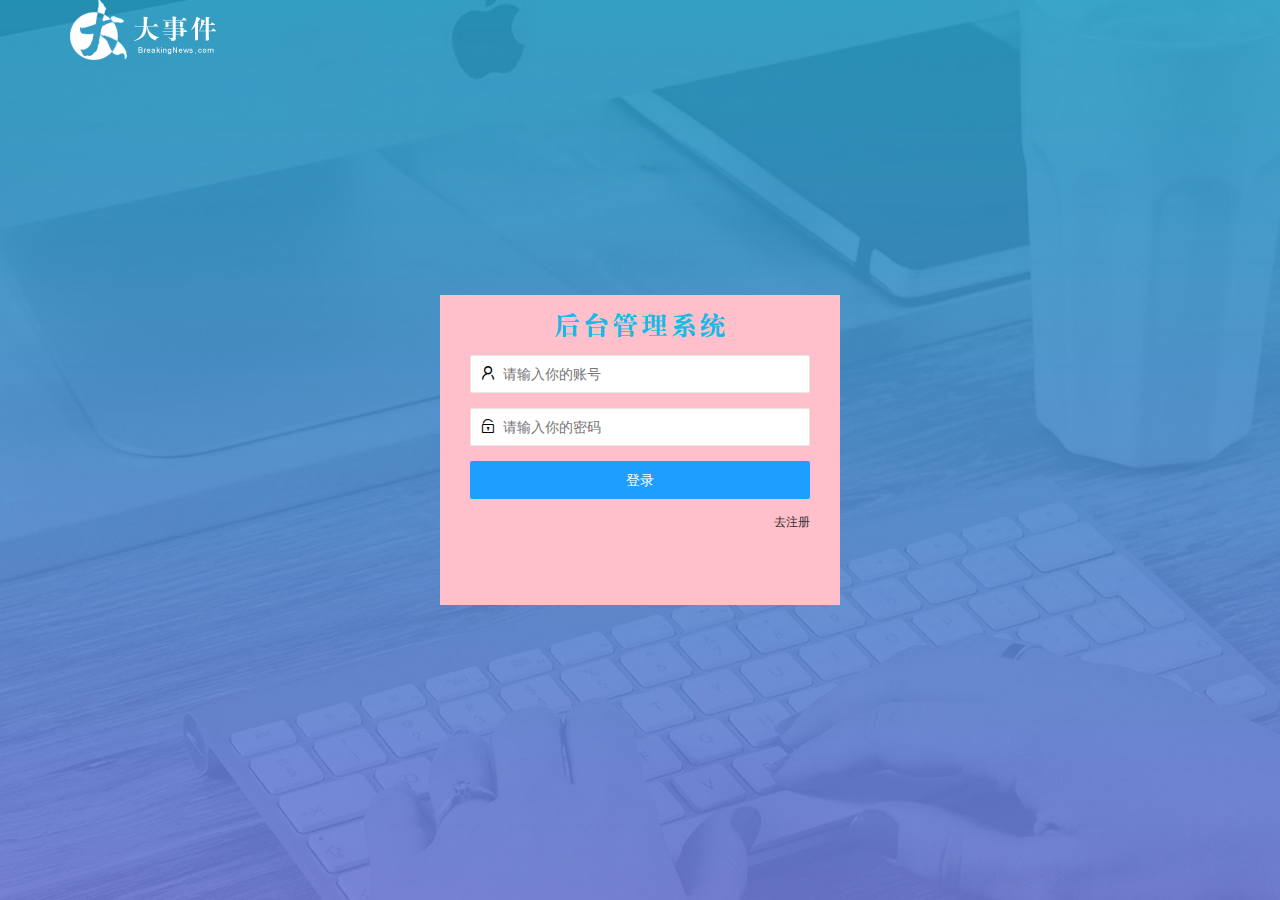
<file: login.html>
<!DOCTYPE html>
<html lang="en">

<head>
    <meta charset="UTF-8">
    <meta http-equiv="X-UA-Compatible" content="IE=edge">
    <meta name="viewport" content="width=device-width, initial-scale=1.0">
    <title>大事件-登录/注册</title>
    <!-- 导入LayUI样式表 -->
    <link rel="stylesheet" href="./assets/lib/layui/css/layui.css">
    <!-- 导入自己的样式表 -->
    <link rel="stylesheet" href="./assets/css/login.css">
</head>

<body>
    <!-- 头部的 Logo 区域 -->
    <div class="logo layui-main">
        <img src="./assets/images/logo.png" alt="" />
    </div>


    <!-- 登录注册区域 -->
    <div class="LoginAndReg">

        <!-- 登陆注册标题 -->

        <div class="title-box"></div>
        <!-- 登录 -->
        <div class="login-box">
            <form class="layui-form" id="from_login">
                <!-- 账号 -->

                <div class="layui-form-item">
                    <i class="layui-icon layui-icon-username"></i>
                    <input type="text" name="username" required lay-verify="required" placeholder="请输入你的账号" autocomplete="off" class="layui-input">
                </div>
                <!-- 密码 -->
                <div class="layui-form-item">
                    <i class="layui-icon layui-icon-password"></i>
                    <input type="password" name="password" required lay-verify="required|pwd" placeholder="请输入你的密码" autocomplete="off" class="layui-input">
                </div>
                <div class="layui-form-item">
                    <button class="layui-btn layui-btn-normal layui-btn-fluid" lay-submit lay-filter="*">登录</button>
                </div>
                <div class="layui-form-item link">
                    <a href="javascript:;" id="link-reg">去注册</a>
                </div>
            </form>

        </div>

        <!-- 注册 -->
        <div class="reg-box">
            <form class="layui-form" id="from_reg">
                <!-- 账号 -->
                <div class="layui-form-item">
                    <i class="layui-icon layui-icon-username"></i>
                    <input type="text" name="username" required lay-verify="required" placeholder="请输入你的账号" autocomplete="off" class="layui-input">
                </div>
                <!-- 密码 -->
                <div class="layui-form-item">
                    <i class="layui-icon layui-icon-password"></i>
                    <input type="password" name="password" required lay-verify="required|pwd" placeholder="请输入你的密码" autocomplete="off" class="layui-input">
                </div>
                <!-- 再次输入密码 -->
                <div class="layui-form-item">
                    <i class="layui-icon layui-icon-password"></i>
                    <input type="password" name="repassword" required lay-verify="required|repwd" placeholder="请再次你的密码" autocomplete="off" class="layui-input">
                </div>

                <div class="layui-form-item">
                    <button class="layui-btn layui-btn-normal layui-btn-fluid" lay-submit lay-filter="*">注册</button>
                </div>
                <div class="layui-form-item link"><a href="javascript:;" id="link-login">去登陆</a>
                </div>
            </form>

        </div>
    </div>
    <!-- 导入jQuery -->
    <script src="./assets/lib/jquery.js "></script>
    <!-- 导入LayUi的js文件 -->
    <script src="./assets/lib/layui/layui.all.js"></script>


    <!-- 导入 BaseAPI 的方法，拼接ulr路径 -->
    <script src="./assets/js/BaseAPI.js"></script>
    <!-- 导入自己的js -->
    <script src="./assets/js/login.js"></script>
</body>

</html>
</file>
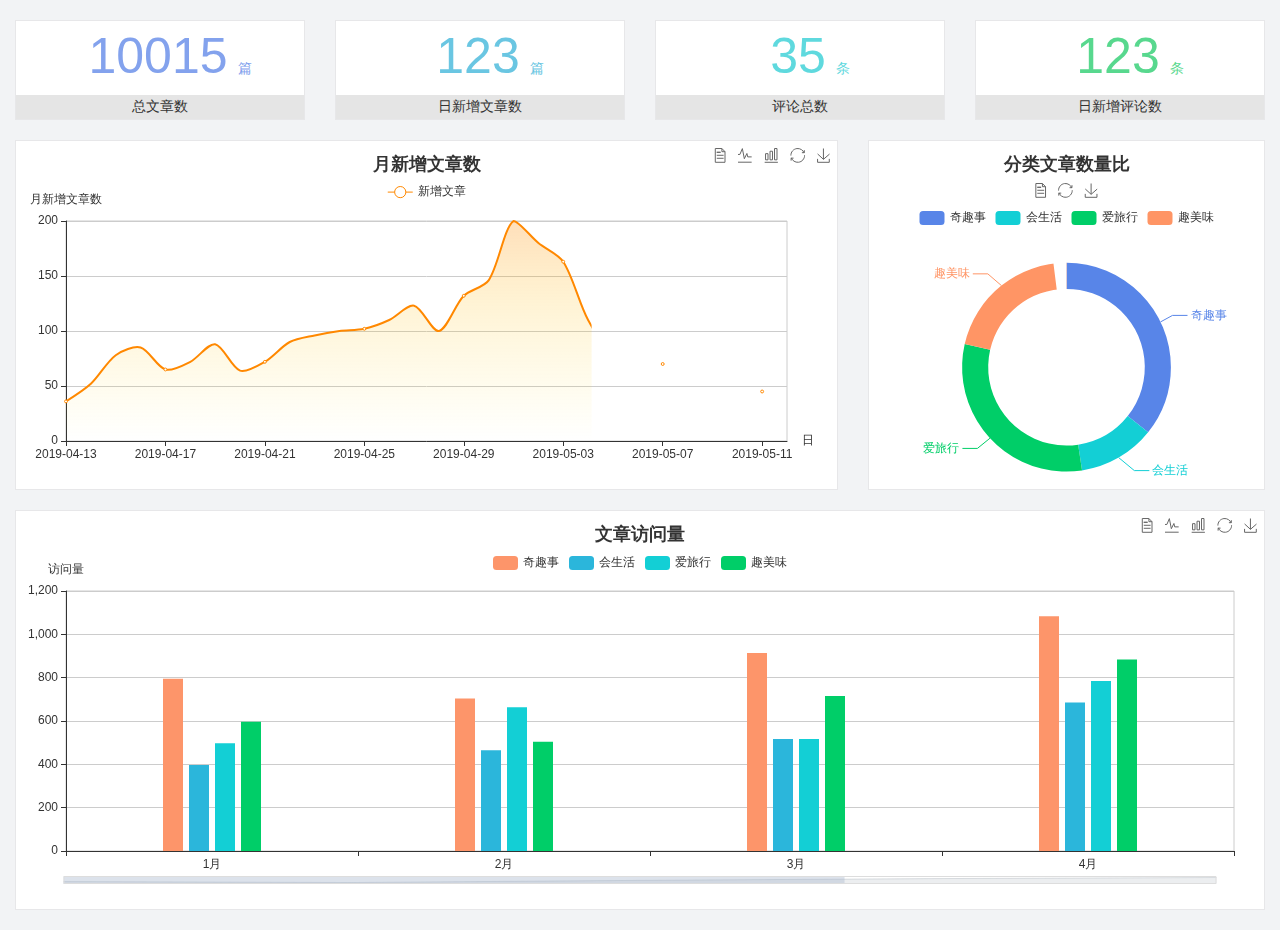
<file: home/dashboard.html>
<!DOCTYPE html>
<html lang="en">

<head>
  <meta charset="UTF-8">
  <meta name="viewport" content="width=device-width, initial-scale=1.0">
  <meta http-equiv="X-UA-Compatible" content="ie=edge">
  <title>图表统计</title>
  <link rel="stylesheet" href="../../assets/lib/bootstrap.css" />
  <link rel="stylesheet" href="../../assets/lib/main.css" />
  <script src="../../assets/lib/jquery.js"></script>
  <script type="text/javascript" src="../../assets/lib/echarts.min.js"></script>
</head>

<body>
  <div class="container-fluid">
    <div class="row spannel_list">
      <div class="col-sm-3 col-xs-6">
        <div class="spannel">
          <em>10015</em><span>篇</span>
          <b>总文章数</b>
        </div>
      </div>
      <div class="col-sm-3 col-xs-6">
        <div class="spannel scolor01">
          <em>123</em><span>篇</span>
          <b>日新增文章数</b>
        </div>
      </div>
      <div class="col-sm-3 col-xs-6">
        <div class="spannel scolor02">
          <em>35</em><span>条</span>
          <b>评论总数</b>
        </div>
      </div>
      <div class="col-sm-3 col-xs-6">
        <div class="spannel scolor03">
          <em>123</em><span>条</span>
          <b>日新增评论数</b>
        </div>
      </div>
    </div>
  </div>

  <div class="container-fluid">
    <div class="row curve-pie">
      <div class="col-lg-8 col-md-8">
        <div class="gragh_pannel" id="curve_show"></div>
      </div>
      <div class="col-lg-4 col-md-4">
        <div class="gragh_pannel" id="pie_show"></div>
      </div>
    </div>
  </div>

  <div class="container-fluid">
    <div class="column_pannel" id="column_show"></div>
  </div>

  <script>
    var oChart = echarts.init(document.getElementById('curve_show'));
    var aList_all = [
      { 'count': 36, 'date': '2019-04-13' },
      { 'count': 52, 'date': '2019-04-14' },
      { 'count': 78, 'date': '2019-04-15' },
      { 'count': 85, 'date': '2019-04-16' },
      { 'count': 65, 'date': '2019-04-17' },
      { 'count': 72, 'date': '2019-04-18' },
      { 'count': 88, 'date': '2019-04-19' },
      { 'count': 64, 'date': '2019-04-20' },
      { 'count': 72, 'date': '2019-04-21' },
      { 'count': 90, 'date': '2019-04-22' },
      { 'count': 96, 'date': '2019-04-23' },
      { 'count': 100, 'date': '2019-04-24' },
      { 'count': 102, 'date': '2019-04-25' },
      { 'count': 110, 'date': '2019-04-26' },
      { 'count': 123, 'date': '2019-04-27' },
      { 'count': 100, 'date': '2019-04-28' },
      { 'count': 132, 'date': '2019-04-29' },
      { 'count': 146, 'date': '2019-04-30' },
      { 'count': 200, 'date': '2019-05-01' },
      { 'count': 180, 'date': '2019-05-02' },
      { 'count': 163, 'date': '2019-05-03' },
      { 'count': 110, 'date': '2019-05-04' },
      { 'count': 80, 'date': '2019-05-05' },
      { 'count': 82, 'date': '2019-05-06' },
      { 'count': 70, 'date': '2019-05-07' },
      { 'count': 65, 'date': '2019-05-08' },
      { 'count': 54, 'date': '2019-05-09' },
      { 'count': 40, 'date': '2019-05-10' },
      { 'count': 45, 'date': '2019-05-11' },
      { 'count': 38, 'date': '2019-05-12' },
    ];

    let aCount = [];
    let aDate = [];

    for (var i = 0; i < aList_all.length; i++) {
      aCount.push(aList_all[i].count);
      aDate.push(aList_all[i].date);
    }

    var chartopt = {
      title: {
        text: '月新增文章数',
        left: 'center',
        top: '10'
      },
      tooltip: {
        trigger: 'axis'
      },
      legend: {
        data: ['新增文章'],
        top: '40'
      },
      toolbox: {
        show: true,
        feature: {
          mark: { show: true },
          dataView: { show: true, readOnly: false },
          magicType: { show: true, type: ['line', 'bar'] },
          restore: { show: true },
          saveAsImage: { show: true }
        }
      },
      calculable: true,
      xAxis: [
        {
          name: '日',
          type: 'category',
          boundaryGap: false,
          data: aDate
        }
      ],
      yAxis: [
        {
          name: '月新增文章数',
          type: 'value'
        }
      ],
      series: [
        {
          name: '新增文章',
          type: 'line',
          smooth: true,
          itemStyle: { normal: { areaStyle: { type: 'default' }, color: '#f80' }, lineStyle: { color: '#f80' } },
          data: aCount
        }],
      areaStyle: {
        normal: {
          color: new echarts.graphic.LinearGradient(0, 0, 0, 1, [{
            offset: 0,
            color: 'rgba(255,136,0,0.39)'
          }, {
            offset: .34,
            color: 'rgba(255,180,0,0.25)'
          }, {
            offset: 1,
            color: 'rgba(255,222,0,0.00)'
          }])

        }
      },
      grid: {
        show: true,
        x: 50,
        x2: 50,
        y: 80,
        height: 220
      }
    };

    oChart.setOption(chartopt);


    var oPie = echarts.init(document.getElementById('pie_show'));
    var oPieopt =
    {
      title: {
        top: 10,
        text: '分类文章数量比',
        x: 'center'
      },
      tooltip: {
        trigger: 'item',
        formatter: "{a} <br/>{b} : {c} ({d}%)"
      },
      color: ['#5885e8', '#13cfd5', '#00ce68', '#ff9565'],
      legend: {
        x: 'center',
        top: 65,
        data: ['奇趣事', '会生活', '爱旅行', '趣美味']
      },
      toolbox: {
        show: true,
        x: 'center',
        top: 35,
        feature: {
          mark: { show: true },
          dataView: { show: true, readOnly: false },
          magicType: {
            show: true,
            type: ['pie', 'funnel'],
            option: {
              funnel: {
                x: '25%',
                width: '50%',
                funnelAlign: 'left',
                max: 1548
              }
            }
          },
          restore: { show: true },
          saveAsImage: { show: true }
        }
      },
      calculable: true,
      series: [
        {
          name: '访问来源',
          type: 'pie',
          radius: ['45%', '60%'],
          center: ['50%', '65%'],
          data: [
            { value: 300, name: '奇趣事' },
            { value: 100, name: '会生活' },
            { value: 260, name: '爱旅行' },
            { value: 180, name: '趣美味' }
          ]
        }
      ]
    };
    oPie.setOption(oPieopt);



    var oColumn = this.echarts.init(document.getElementById('column_show'));
    var oColumnopt =
    {
      title: {
        text: '文章访问量',
        left: 'center',
        top: '10'
      },
      tooltip: {
        trigger: 'axis'
      },
      legend: {
        data: ['奇趣事', '会生活', '爱旅行', '趣美味'],
        top: '40'
      },
      toolbox: {
        show: true,
        feature: {
          mark: { show: true },
          dataView: { show: true, readOnly: false },
          magicType: { show: true, type: ['line', 'bar'] },
          restore: { show: true },
          saveAsImage: { show: true }
        }
      },
      calculable: true,
      xAxis: [
        {
          type: 'category',
          data: ['1月', '2月', '3月', '4月', '5月']
        }
      ],
      yAxis: [
        {
          name: '访问量',
          type: 'value'
        }
      ],
      series: [
        {
          name: '奇趣事',
          type: 'bar',
          barWidth: 20,
          itemStyle: {
            normal: { areaStyle: { type: 'default' }, color: '#fd956a' }
          },
          data: [800, 708, 920, 1090, 1200]
        },
        {
          name: '会生活',
          type: 'bar',
          barWidth: 20,
          itemStyle: {
            normal: { areaStyle: { type: 'default' }, color: '#2bb6db' }
          },
          data: [400, 468, 520, 690, 800]
        },
        {
          name: '爱旅行',
          type: 'bar',
          barWidth: 20,
          itemStyle: {
            normal: { areaStyle: { type: 'default' }, color: '#13cfd5' }
          },
          data: [500, 668, 520, 790, 900]
        },
        {
          name: '趣美味',
          type: 'bar',
          barWidth: 20,
          itemStyle: {
            normal: { areaStyle: { type: 'default' }, color: '#00ce68' }
          },
          data: [600, 508, 720, 890, 1000]
        }
      ],
      grid: {
        show: true,
        x: 50,
        x2: 30,
        y: 80,
        height: 260
      },
      dataZoom: [//给x轴设置滚动条
        {
          start: 0,//默认为0
          end: 100 - 1000 / 31,//默认为100
          type: 'slider',
          show: true,
          xAxisIndex: [0],
          handleSize: 0,//滑动条的 左右2个滑动条的大小
          height: 8,//组件高度
          left: 45, //左边的距离
          right: 50,//右边的距离
          bottom: 26,//右边的距离
          handleColor: '#ddd',//h滑动图标的颜色
          handleStyle: {
            borderColor: "#cacaca",
            borderWidth: "1",
            shadowBlur: 2,
            background: "#ddd",
            shadowColor: "#ddd",
          }
        }]
    };
    oColumn.setOption(oColumnopt);
  </script>
</body>

</html>
</file>
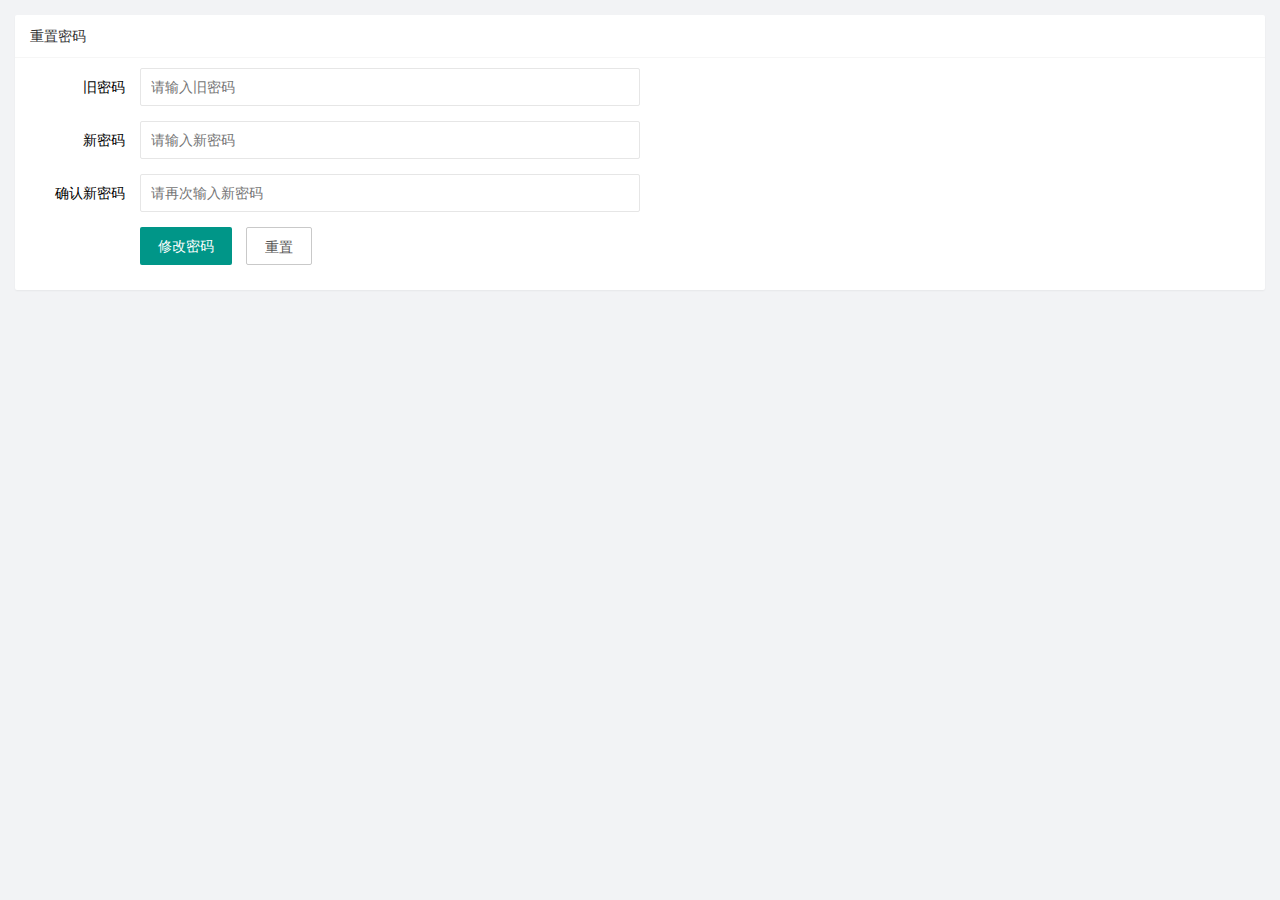
<file: user/repwd.html>
<!DOCTYPE html>
<html lang="en">

<head>
    <meta charset="UTF-8">
    <meta http-equiv="X-UA-Compatible" content="IE=edge">
    <meta name="viewport" content="width=device-width, initial-scale=1.0">
    <title>Document</title>
    <!-- 导入layui的css样式 -->
    <link rel="stylesheet" href="../assets/lib/layui/css/layui.css">
    <!-- 导入自己的css样式表 -->
    <link rel="stylesheet" href="../assets/css/user/repwd.css">
</head>

<body>
    <div class="layui-card">
        <!-- 重置密码面板 -->
        <div class="layui-card-header">重置密码</div>
        <div class="layui-card-body">
            <form class="layui-form" action="">
                <div class="layui-form-item">
                    <label class="layui-form-label">旧密码</label>
                    <div class="layui-input-block">
                        <input type="password" name="oldPwd" required lay-verify="required|oldPwd" placeholder="请输入旧密码" autocomplete="off" class="layui-input">
                    </div>
                </div>
                <div class="layui-form-item">
                    <label class="layui-form-label">新密码</label>
                    <div class="layui-input-block">
                        <input type="password" name="newPwd" required lay-verify="required|oldPwd|newPwd" placeholder="请输入新密码" autocomplete="off" class="layui-input">
                    </div>
                </div>
                <div class="layui-form-item">
                    <label class="layui-form-label">确认新密码</label>
                    <div class="layui-input-block">
                        <input type="password" name="renewPwd" required lay-verify="required|oldPwd|renewPwd" placeholder="请再次输入新密码" autocomplete="off" class="layui-input">
                    </div>
                </div>
                <div class="layui-form-item">
                    <div class="layui-input-block">
                        <button class="layui-btn" lay-submit lay-filter="formDemo">修改密码</button>
                        <button type="reset" class="layui-btn layui-btn-primary">重置</button>
                    </div>
                </div>
            </form>
        </div>
        <!-- 导入layui的js样式 -->
        <script src="../assets/lib/layui/layui.all.js"></script>
        <!-- 导入jQuery的js样式 -->
        <script src="../assets/lib/jquery.js"></script>
        <!-- 导入BaseAPI的样式 -->
        <script src="../assets/js/BaseAPI.js"></script>
        <!-- 导入自己的js样式 -->
        <script src="../assets/js/user/repwd.js"></script>

</body>

</html>
</file>
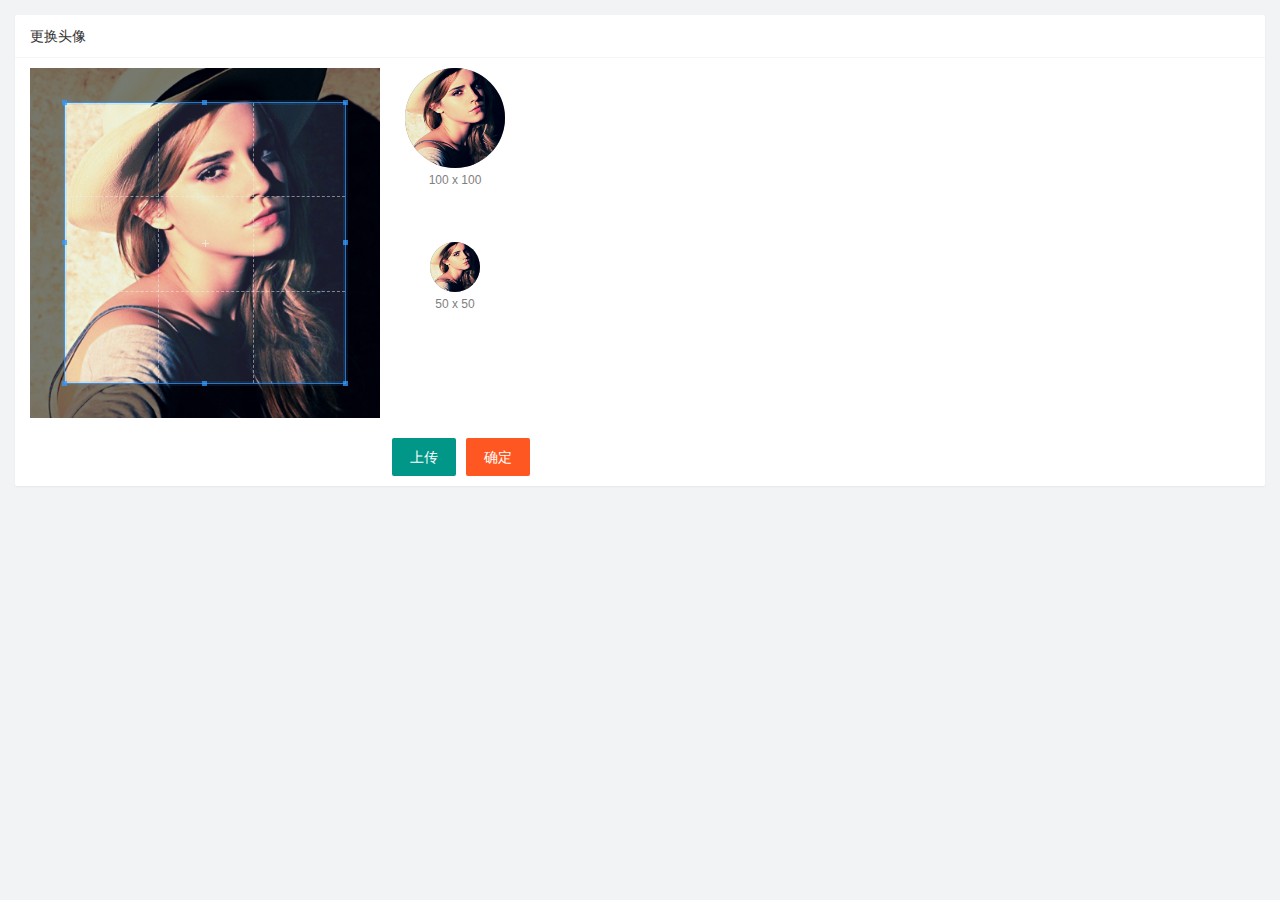
<file: user/user_avater.html>
<!DOCTYPE html>
<html lang="en">

<head>
    <meta charset="UTF-8">
    <meta http-equiv="X-UA-Compatible" content="IE=edge">
    <meta name="viewport" content="width=device-width, initial-scale=1.0">
    <title>Document</title>
    <!-- 导入图片裁剪 cropper 的css样式 -->
    <link rel="stylesheet" href="/assets/lib/cropper/cropper.css" />
    <!-- 导入layui的css样式 -->
    <link rel="stylesheet" href="../assets/lib/layui/css/layui.css">
    <!-- 导入自己的css样式表 -->
    <link rel="stylesheet" href="../assets/css/user/user_avater.css">
</head>

<body>
    <!-- 卡片面板 -->
    <div class="layui-card">
        <div class="layui-card-header">更换头像</div>
        <div class="layui-card-body">
            <!-- 第一行的图片裁剪和预览区域 -->
            <div class="row1">
                <!-- 图片裁剪区域 -->
                <div class="cropper-box">
                    <!-- 这个 img 标签很重要，将来会把它初始化为裁剪区域 -->
                    <img id="image" src="/assets/images/sample.jpg" />
                </div>
                <!-- 图片的预览区域 -->
                <div class="preview-box">
                    <div>
                        <!-- 宽高为 100px 的预览区域 -->
                        <div class="img-preview w100"></div>
                        <p class="size">100 x 100</p>
                    </div>
                    <div>
                        <!-- 宽高为 50px 的预览区域 -->
                        <div class="img-preview w50"></div>
                        <p class="size">50 x 50</p>
                    </div>
                </div>
            </div>

            <!-- 第二行的按钮区域 -->
            <div class="row2">
                <!-- 上传图片表单 -->
                <!-- accept限制文件的格式 -->
                <input type="file" id="file" accept="image/png,image/jpeg" />

                <button type="button" class="layui-btn" id="btnChangeImage">上传</button>
                <button type="button" class="layui-btn layui-btn-danger" id="btnUpload">确定</button>
            </div>

        </div>
    </div>
    <!-- 导入layui的js样式 -->
    <script src="../assets/lib/layui/layui.all.js"></script>
    <!-- 依次导入图片裁剪所需js样式 -->
    <script src="/assets/lib/jquery.js"></script>
    <script src="/assets/lib/cropper/Cropper.js"></script>
    <script src="/assets/lib/cropper/jquery-cropper.js"></script>
    <!-- 导入BaseAPI的样式 -->
    <script src="../assets/js/BaseAPI.js"></script>
    <!-- 导入自己的js样式 -->
    <script src="../assets/js/user/user_avater.js"></script>
</body>

</html>
</file>
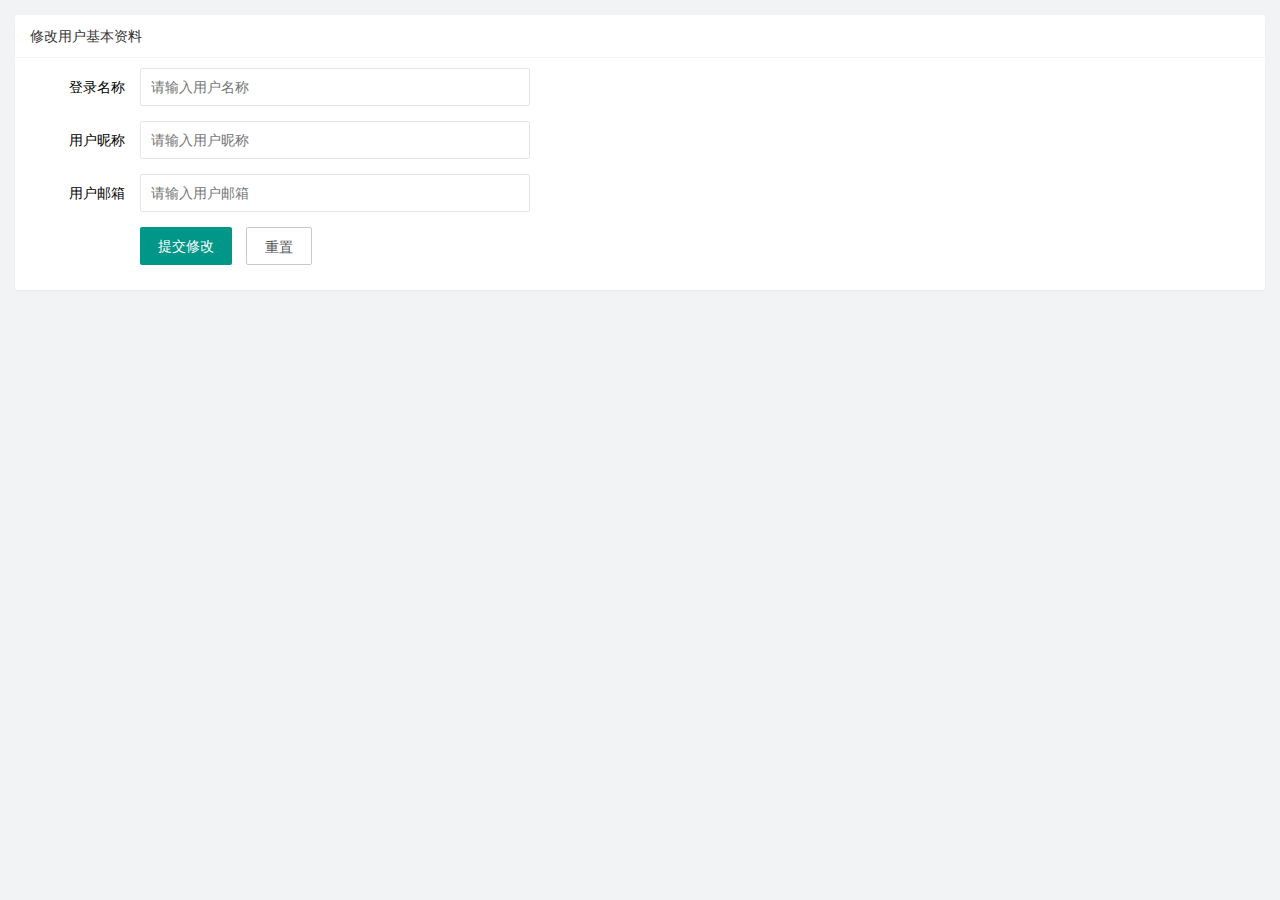
<file: user/userinfo.html>
<!DOCTYPE html>
<html lang="en">

<head>
    <meta charset="UTF-8">
    <meta http-equiv="X-UA-Compatible" content="IE=edge">
    <meta name="viewport" content="width=device-width, initial-scale=1.0">
    <title>Document</title>
    <!-- 导入layui的css样式 -->
    <link rel="stylesheet" href="../assets/lib/layui/css/layui.css">
    <!-- 导入自己的css样式表 -->
    <link rel="stylesheet" href="../assets/css/user/userinfo.css">
</head>

<body>
    <!-- 卡片面板区域 -->
    <div class="layui-card">
        <div class="layui-card-header">修改用户基本资料</div>
        <div class="layui-card-body">
            <form class="layui-form" lay-filter="formuserinfo">
                <!-- 这是隐藏域 -->
                <input type="hidden" value="" name="id" />

                <div class="layui-form-item">
                    <label class="layui-form-label">登录名称</label>
                    <div class="layui-input-block">
                        <!-- readonly为表单只读属性,不可以修改 -->
                        <input type="text" name="username" required lay-verify="required" placeholder="请输入用户名称" autocomplete="off" class="layui-input" readonly />
                    </div>
                </div>
                <div class="layui-form-item">
                    <label class="layui-form-label">用户昵称</label>
                    <div class="layui-input-block">
                        <input type="text" name="nickname" required lay-verify="required|nickname" placeholder="请输入用户昵称" autocomplete="off" class="layui-input">
                    </div>
                </div>
                <div class="layui-form-item">
                    <label class="layui-form-label">用户邮箱</label>
                    <div class="layui-input-block">
                        <input type="email" name="email" required lay-verify="required|email" placeholder="请输入用户邮箱" autocomplete="off" class="layui-input">
                    </div>
                </div>
                <div class="layui-form-item">
                    <div class="layui-input-block">
                        <button class="layui-btn" lay-submit lay-filter="formDemo">提交修改</button>
                        <button type="reset" class="layui-btn layui-btn-primary" id="btnReset">重置</button>
                    </div>
                </div>
            </form>
        </div>
    </div>

    <!-- 导入layui的js样式 -->
    <script src="../assets/lib/layui/layui.all.js"></script>
    <!-- 导入jQuery的js样式 -->
    <script src="../assets/lib/jquery.js"></script>
    <!-- 导入BaseAPI的样式 -->
    <script src="../assets/js/BaseAPI.js"></script>
    <!-- 导入自己的js -->
    <script src="../assets/js/user/userinfo.js"></script>
</body>

</html>
</file>
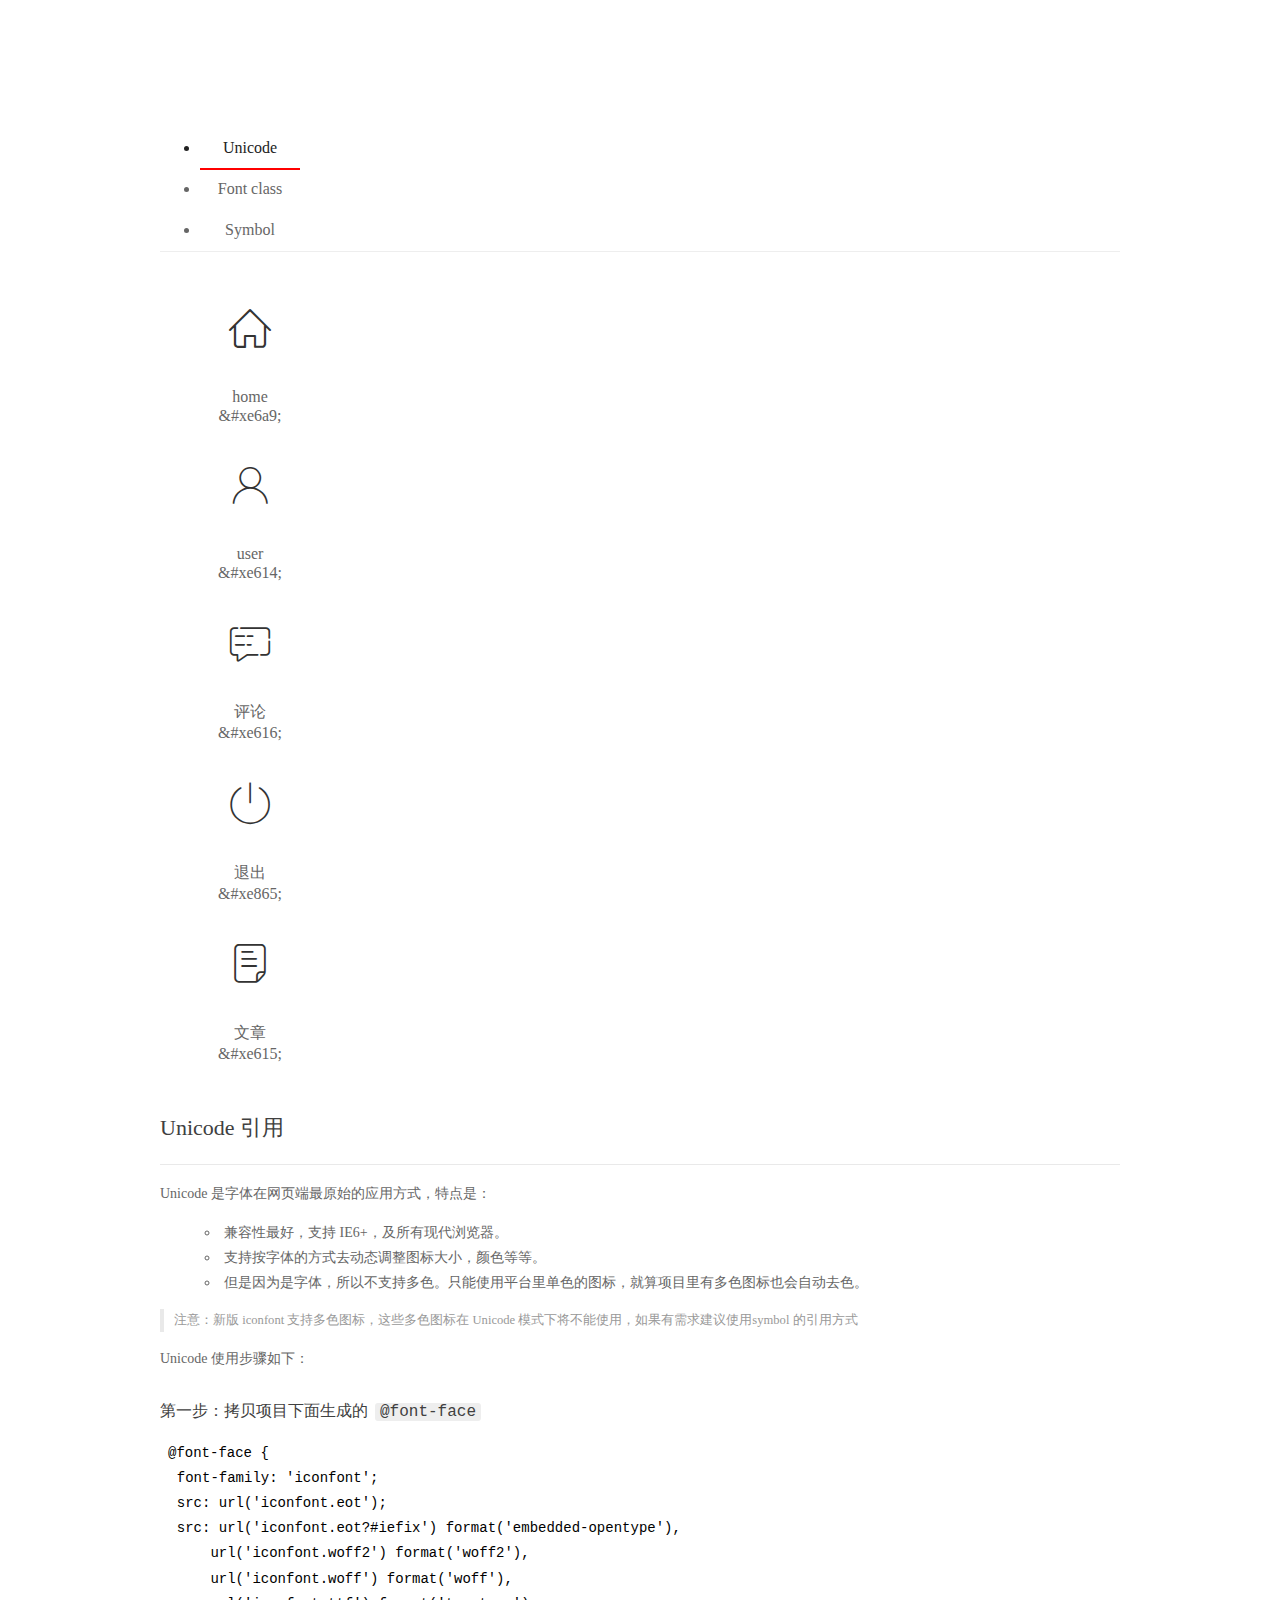
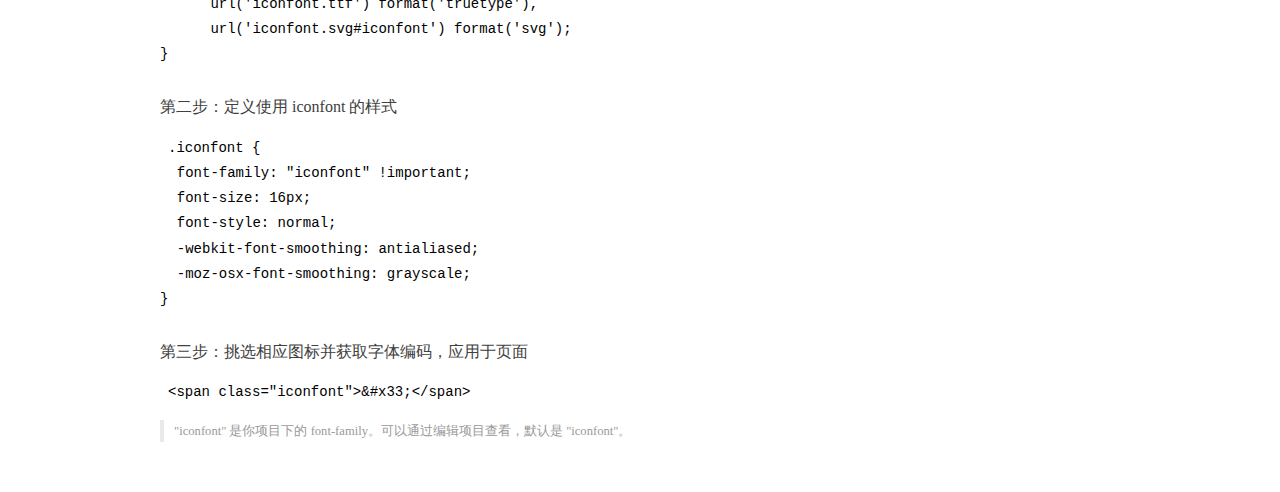
<file: assets/fonts/demo_index.html>
<!DOCTYPE html>
<html>
<head>
  <meta charset="utf-8"/>
  <title>IconFont Demo</title>
  <link rel="shortcut icon" href="https://gtms04.alicdn.com/tps/i4/TB1_oz6GVXXXXaFXpXXJDFnIXXX-64-64.ico" type="image/x-icon"/>
  <link rel="stylesheet" href="https://g.alicdn.com/thx/cube/1.3.2/cube.min.css">
  <link rel="stylesheet" href="demo.css">
  <link rel="stylesheet" href="iconfont.css">
  <script src="iconfont.js"></script>
  <!-- jQuery -->
  <script src="https://a1.alicdn.com/oss/uploads/2018/12/26/7bfddb60-08e8-11e9-9b04-53e73bb6408b.js"></script>
  <!-- 代码高亮 -->
  <script src="https://a1.alicdn.com/oss/uploads/2018/12/26/a3f714d0-08e6-11e9-8a15-ebf944d7534c.js"></script>
</head>
<body>
  <div class="main">
    <h1 class="logo"><a href="https://www.iconfont.cn/" title="iconfont 首页" target="_blank">&#xe86b;</a></h1>
    <div class="nav-tabs">
      <ul id="tabs" class="dib-box">
        <li class="dib active"><span>Unicode</span></li>
        <li class="dib"><span>Font class</span></li>
        <li class="dib"><span>Symbol</span></li>
      </ul>
      
    </div>
    <div class="tab-container">
      <div class="content unicode" style="display: block;">
          <ul class="icon_lists dib-box">
          
            <li class="dib">
              <span class="icon iconfont">&#xe6a9;</span>
                <div class="name">home</div>
                <div class="code-name">&amp;#xe6a9;</div>
              </li>
          
            <li class="dib">
              <span class="icon iconfont">&#xe614;</span>
                <div class="name">user</div>
                <div class="code-name">&amp;#xe614;</div>
              </li>
          
            <li class="dib">
              <span class="icon iconfont">&#xe616;</span>
                <div class="name">评论</div>
                <div class="code-name">&amp;#xe616;</div>
              </li>
          
            <li class="dib">
              <span class="icon iconfont">&#xe865;</span>
                <div class="name">退出</div>
                <div class="code-name">&amp;#xe865;</div>
              </li>
          
            <li class="dib">
              <span class="icon iconfont">&#xe615;</span>
                <div class="name">文章</div>
                <div class="code-name">&amp;#xe615;</div>
              </li>
          
          </ul>
          <div class="article markdown">
          <h2 id="unicode-">Unicode 引用</h2>
          <hr>

          <p>Unicode 是字体在网页端最原始的应用方式，特点是：</p>
          <ul>
            <li>兼容性最好，支持 IE6+，及所有现代浏览器。</li>
            <li>支持按字体的方式去动态调整图标大小，颜色等等。</li>
            <li>但是因为是字体，所以不支持多色。只能使用平台里单色的图标，就算项目里有多色图标也会自动去色。</li>
          </ul>
          <blockquote>
            <p>注意：新版 iconfont 支持多色图标，这些多色图标在 Unicode 模式下将不能使用，如果有需求建议使用symbol 的引用方式</p>
          </blockquote>
          <p>Unicode 使用步骤如下：</p>
          <h3 id="-font-face">第一步：拷贝项目下面生成的 <code>@font-face</code></h3>
<pre><code class="language-css"
>@font-face {
  font-family: 'iconfont';
  src: url('iconfont.eot');
  src: url('iconfont.eot?#iefix') format('embedded-opentype'),
      url('iconfont.woff2') format('woff2'),
      url('iconfont.woff') format('woff'),
      url('iconfont.ttf') format('truetype'),
      url('iconfont.svg#iconfont') format('svg');
}
</code></pre>
          <h3 id="-iconfont-">第二步：定义使用 iconfont 的样式</h3>
<pre><code class="language-css"
>.iconfont {
  font-family: "iconfont" !important;
  font-size: 16px;
  font-style: normal;
  -webkit-font-smoothing: antialiased;
  -moz-osx-font-smoothing: grayscale;
}
</code></pre>
          <h3 id="-">第三步：挑选相应图标并获取字体编码，应用于页面</h3>
<pre>
<code class="language-html"
>&lt;span class="iconfont"&gt;&amp;#x33;&lt;/span&gt;
</code></pre>
          <blockquote>
            <p>"iconfont" 是你项目下的 font-family。可以通过编辑项目查看，默认是 "iconfont"。</p>
          </blockquote>
          </div>
      </div>
      <div class="content font-class">
        <ul class="icon_lists dib-box">
          
          <li class="dib">
            <span class="icon iconfont icon-home"></span>
            <div class="name">
              home
            </div>
            <div class="code-name">.icon-home
            </div>
          </li>
          
          <li class="dib">
            <span class="icon iconfont icon-user"></span>
            <div class="name">
              user
            </div>
            <div class="code-name">.icon-user
            </div>
          </li>
          
          <li class="dib">
            <span class="icon iconfont icon-pinglun"></span>
            <div class="name">
              评论
            </div>
            <div class="code-name">.icon-pinglun
            </div>
          </li>
          
          <li class="dib">
            <span class="icon iconfont icon-tuichu"></span>
            <div class="name">
              退出
            </div>
            <div class="code-name">.icon-tuichu
            </div>
          </li>
          
          <li class="dib">
            <span class="icon iconfont icon-16"></span>
            <div class="name">
              文章
            </div>
            <div class="code-name">.icon-16
            </div>
          </li>
          
        </ul>
        <div class="article markdown">
        <h2 id="font-class-">font-class 引用</h2>
        <hr>

        <p>font-class 是 Unicode 使用方式的一种变种，主要是解决 Unicode 书写不直观，语意不明确的问题。</p>
        <p>与 Unicode 使用方式相比，具有如下特点：</p>
        <ul>
          <li>兼容性良好，支持 IE8+，及所有现代浏览器。</li>
          <li>相比于 Unicode 语意明确，书写更直观。可以很容易分辨这个 icon 是什么。</li>
          <li>因为使用 class 来定义图标，所以当要替换图标时，只需要修改 class 里面的 Unicode 引用。</li>
          <li>不过因为本质上还是使用的字体，所以多色图标还是不支持的。</li>
        </ul>
        <p>使用步骤如下：</p>
        <h3 id="-fontclass-">第一步：引入项目下面生成的 fontclass 代码：</h3>
<pre><code class="language-html">&lt;link rel="stylesheet" href="./iconfont.css"&gt;
</code></pre>
        <h3 id="-">第二步：挑选相应图标并获取类名，应用于页面：</h3>
<pre><code class="language-html">&lt;span class="iconfont icon-xxx"&gt;&lt;/span&gt;
</code></pre>
        <blockquote>
          <p>"
            iconfont" 是你项目下的 font-family。可以通过编辑项目查看，默认是 "iconfont"。</p>
        </blockquote>
      </div>
      </div>
      <div class="content symbol">
          <ul class="icon_lists dib-box">
          
            <li class="dib">
                <svg class="icon svg-icon" aria-hidden="true">
                  <use xlink:href="#icon-home"></use>
                </svg>
                <div class="name">home</div>
                <div class="code-name">#icon-home</div>
            </li>
          
            <li class="dib">
                <svg class="icon svg-icon" aria-hidden="true">
                  <use xlink:href="#icon-user"></use>
                </svg>
                <div class="name">user</div>
                <div class="code-name">#icon-user</div>
            </li>
          
            <li class="dib">
                <svg class="icon svg-icon" aria-hidden="true">
                  <use xlink:href="#icon-pinglun"></use>
                </svg>
                <div class="name">评论</div>
                <div class="code-name">#icon-pinglun</div>
            </li>
          
            <li class="dib">
                <svg class="icon svg-icon" aria-hidden="true">
                  <use xlink:href="#icon-tuichu"></use>
                </svg>
                <div class="name">退出</div>
                <div class="code-name">#icon-tuichu</div>
            </li>
          
            <li class="dib">
                <svg class="icon svg-icon" aria-hidden="true">
                  <use xlink:href="#icon-16"></use>
                </svg>
                <div class="name">文章</div>
                <div class="code-name">#icon-16</div>
            </li>
          
          </ul>
          <div class="article markdown">
          <h2 id="symbol-">Symbol 引用</h2>
          <hr>

          <p>这是一种全新的使用方式，应该说这才是未来的主流，也是平台目前推荐的用法。相关介绍可以参考这篇<a href="">文章</a>
            这种用法其实是做了一个 SVG 的集合，与另外两种相比具有如下特点：</p>
          <ul>
            <li>支持多色图标了，不再受单色限制。</li>
            <li>通过一些技巧，支持像字体那样，通过 <code>font-size</code>, <code>color</code> 来调整样式。</li>
            <li>兼容性较差，支持 IE9+，及现代浏览器。</li>
            <li>浏览器渲染 SVG 的性能一般，还不如 png。</li>
          </ul>
          <p>使用步骤如下：</p>
          <h3 id="-symbol-">第一步：引入项目下面生成的 symbol 代码：</h3>
<pre><code class="language-html">&lt;script src="./iconfont.js"&gt;&lt;/script&gt;
</code></pre>
          <h3 id="-css-">第二步：加入通用 CSS 代码（引入一次就行）：</h3>
<pre><code class="language-html">&lt;style&gt;
.icon {
  width: 1em;
  height: 1em;
  vertical-align: -0.15em;
  fill: currentColor;
  overflow: hidden;
}
&lt;/style&gt;
</code></pre>
          <h3 id="-">第三步：挑选相应图标并获取类名，应用于页面：</h3>
<pre><code class="language-html">&lt;svg class="icon" aria-hidden="true"&gt;
  &lt;use xlink:href="#icon-xxx"&gt;&lt;/use&gt;
&lt;/svg&gt;
</code></pre>
          </div>
      </div>

    </div>
  </div>
  <script>
  $(document).ready(function () {
      $('.tab-container .content:first').show()

      $('#tabs li').click(function (e) {
        var tabContent = $('.tab-container .content')
        var index = $(this).index()

        if ($(this).hasClass('active')) {
          return
        } else {
          $('#tabs li').removeClass('active')
          $(this).addClass('active')

          tabContent.hide().eq(index).fadeIn()
        }
      })
    })
  </script>
</body>
</html>
</file>
<file: assets/lib/layui/css/layui.css>
/** layui-v2.5.5 MIT License By https://www.layui.com */
 .layui-inline,img{display:inline-block;vertical-align:middle}h1,h2,h3,h4,h5,h6{font-weight:400}.layui-edge,.layui-header,.layui-inline,.layui-main{position:relative}.layui-body,.layui-edge,.layui-elip{overflow:hidden}.layui-btn,.layui-edge,.layui-inline,img{vertical-align:middle}.layui-btn,.layui-disabled,.layui-icon,.layui-unselect{-moz-user-select:none;-webkit-user-select:none;-ms-user-select:none}.layui-elip,.layui-form-checkbox span,.layui-form-pane .layui-form-label{text-overflow:ellipsis;white-space:nowrap}.layui-breadcrumb,.layui-tree-btnGroup{visibility:hidden}blockquote,body,button,dd,div,dl,dt,form,h1,h2,h3,h4,h5,h6,input,li,ol,p,pre,td,textarea,th,ul{margin:0;padding:0;-webkit-tap-highlight-color:rgba(0,0,0,0)}a:active,a:hover{outline:0}img{border:none}li{list-style:none}table{border-collapse:collapse;border-spacing:0}h4,h5,h6{font-size:100%}button,input,optgroup,option,select,textarea{font-family:inherit;font-size:inherit;font-style:inherit;font-weight:inherit;outline:0}pre{white-space:pre-wrap;white-space:-moz-pre-wrap;white-space:-pre-wrap;white-space:-o-pre-wrap;word-wrap:break-word}body{line-height:24px;font:14px Helvetica Neue,Helvetica,PingFang SC,Tahoma,Arial,sans-serif}hr{height:1px;margin:10px 0;border:0;clear:both}a{color:#333;text-decoration:none}a:hover{color:#777}a cite{font-style:normal;*cursor:pointer}.layui-border-box,.layui-border-box *{box-sizing:border-box}.layui-box,.layui-box *{box-sizing:content-box}.layui-clear{clear:both;*zoom:1}.layui-clear:after{content:'\20';clear:both;*zoom:1;display:block;height:0}.layui-inline{*display:inline;*zoom:1}.layui-edge{display:inline-block;width:0;height:0;border-width:6px;border-style:dashed;border-color:transparent}.layui-edge-top{top:-4px;border-bottom-color:#999;border-bottom-style:solid}.layui-edge-right{border-left-color:#999;border-left-style:solid}.layui-edge-bottom{top:2px;border-top-color:#999;border-top-style:solid}.layui-edge-left{border-right-color:#999;border-right-style:solid}.layui-disabled,.layui-disabled:hover{color:#d2d2d2!important;cursor:not-allowed!important}.layui-circle{border-radius:100%}.layui-show{display:block!important}.layui-hide{display:none!important}@font-face{font-family:layui-icon;src:url(../font/iconfont.eot?v=250);src:url(../font/iconfont.eot?v=250#iefix) format('embedded-opentype'),url(../font/iconfont.woff2?v=250) format('woff2'),url(../font/iconfont.woff?v=250) format('woff'),url(../font/iconfont.ttf?v=250) format('truetype'),url(../font/iconfont.svg?v=250#layui-icon) format('svg')}.layui-icon{font-family:layui-icon!important;font-size:16px;font-style:normal;-webkit-font-smoothing:antialiased;-moz-osx-font-smoothing:grayscale}.layui-icon-reply-fill:before{content:"\e611"}.layui-icon-set-fill:before{content:"\e614"}.layui-icon-menu-fill:before{content:"\e60f"}.layui-icon-search:before{content:"\e615"}.layui-icon-share:before{content:"\e641"}.layui-icon-set-sm:before{content:"\e620"}.layui-icon-engine:before{content:"\e628"}.layui-icon-close:before{content:"\1006"}.layui-icon-close-fill:before{content:"\1007"}.layui-icon-chart-screen:before{content:"\e629"}.layui-icon-star:before{content:"\e600"}.layui-icon-circle-dot:before{content:"\e617"}.layui-icon-chat:before{content:"\e606"}.layui-icon-release:before{content:"\e609"}.layui-icon-list:before{content:"\e60a"}.layui-icon-chart:before{content:"\e62c"}.layui-icon-ok-circle:before{content:"\1005"}.layui-icon-layim-theme:before{content:"\e61b"}.layui-icon-table:before{content:"\e62d"}.layui-icon-right:before{content:"\e602"}.layui-icon-left:before{content:"\e603"}.layui-icon-cart-simple:before{content:"\e698"}.layui-icon-face-cry:before{content:"\e69c"}.layui-icon-face-smile:before{content:"\e6af"}.layui-icon-survey:before{content:"\e6b2"}.layui-icon-tree:before{content:"\e62e"}.layui-icon-upload-circle:before{content:"\e62f"}.layui-icon-add-circle:before{content:"\e61f"}.layui-icon-download-circle:before{content:"\e601"}.layui-icon-templeate-1:before{content:"\e630"}.layui-icon-util:before{content:"\e631"}.layui-icon-face-surprised:before{content:"\e664"}.layui-icon-edit:before{content:"\e642"}.layui-icon-speaker:before{content:"\e645"}.layui-icon-down:before{content:"\e61a"}.layui-icon-file:before{content:"\e621"}.layui-icon-layouts:before{content:"\e632"}.layui-icon-rate-half:before{content:"\e6c9"}.layui-icon-add-circle-fine:before{content:"\e608"}.layui-icon-prev-circle:before{content:"\e633"}.layui-icon-read:before{content:"\e705"}.layui-icon-404:before{content:"\e61c"}.layui-icon-carousel:before{content:"\e634"}.layui-icon-help:before{content:"\e607"}.layui-icon-code-circle:before{content:"\e635"}.layui-icon-water:before{content:"\e636"}.layui-icon-username:before{content:"\e66f"}.layui-icon-find-fill:before{content:"\e670"}.layui-icon-about:before{content:"\e60b"}.layui-icon-location:before{content:"\e715"}.layui-icon-up:before{content:"\e619"}.layui-icon-pause:before{content:"\e651"}.layui-icon-date:before{content:"\e637"}.layui-icon-layim-uploadfile:before{content:"\e61d"}.layui-icon-delete:before{content:"\e640"}.layui-icon-play:before{content:"\e652"}.layui-icon-top:before{content:"\e604"}.layui-icon-friends:before{content:"\e612"}.layui-icon-refresh-3:before{content:"\e9aa"}.layui-icon-ok:before{content:"\e605"}.layui-icon-layer:before{content:"\e638"}.layui-icon-face-smile-fine:before{content:"\e60c"}.layui-icon-dollar:before{content:"\e659"}.layui-icon-group:before{content:"\e613"}.layui-icon-layim-download:before{content:"\e61e"}.layui-icon-picture-fine:before{content:"\e60d"}.layui-icon-link:before{content:"\e64c"}.layui-icon-diamond:before{content:"\e735"}.layui-icon-log:before{content:"\e60e"}.layui-icon-rate-solid:before{content:"\e67a"}.layui-icon-fonts-del:before{content:"\e64f"}.layui-icon-unlink:before{content:"\e64d"}.layui-icon-fonts-clear:before{content:"\e639"}.layui-icon-triangle-r:before{content:"\e623"}.layui-icon-circle:before{content:"\e63f"}.layui-icon-radio:before{content:"\e643"}.layui-icon-align-center:before{content:"\e647"}.layui-icon-align-right:before{content:"\e648"}.layui-icon-align-left:before{content:"\e649"}.layui-icon-loading-1:before{content:"\e63e"}.layui-icon-return:before{content:"\e65c"}.layui-icon-fonts-strong:before{content:"\e62b"}.layui-icon-upload:before{content:"\e67c"}.layui-icon-dialogue:before{content:"\e63a"}.layui-icon-video:before{content:"\e6ed"}.layui-icon-headset:before{content:"\e6fc"}.layui-icon-cellphone-fine:before{content:"\e63b"}.layui-icon-add-1:before{content:"\e654"}.layui-icon-face-smile-b:before{content:"\e650"}.layui-icon-fonts-html:before{content:"\e64b"}.layui-icon-form:before{content:"\e63c"}.layui-icon-cart:before{content:"\e657"}.layui-icon-camera-fill:before{content:"\e65d"}.layui-icon-tabs:before{content:"\e62a"}.layui-icon-fonts-code:before{content:"\e64e"}.layui-icon-fire:before{content:"\e756"}.layui-icon-set:before{content:"\e716"}.layui-icon-fonts-u:before{content:"\e646"}.layui-icon-triangle-d:before{content:"\e625"}.layui-icon-tips:before{content:"\e702"}.layui-icon-picture:before{content:"\e64a"}.layui-icon-more-vertical:before{content:"\e671"}.layui-icon-flag:before{content:"\e66c"}.layui-icon-loading:before{content:"\e63d"}.layui-icon-fonts-i:before{content:"\e644"}.layui-icon-refresh-1:before{content:"\e666"}.layui-icon-rmb:before{content:"\e65e"}.layui-icon-home:before{content:"\e68e"}.layui-icon-user:before{content:"\e770"}.layui-icon-notice:before{content:"\e667"}.layui-icon-login-weibo:before{content:"\e675"}.layui-icon-voice:before{content:"\e688"}.layui-icon-upload-drag:before{content:"\e681"}.layui-icon-login-qq:before{content:"\e676"}.layui-icon-snowflake:before{content:"\e6b1"}.layui-icon-file-b:before{content:"\e655"}.layui-icon-template:before{content:"\e663"}.layui-icon-auz:before{content:"\e672"}.layui-icon-console:before{content:"\e665"}.layui-icon-app:before{content:"\e653"}.layui-icon-prev:before{content:"\e65a"}.layui-icon-website:before{content:"\e7ae"}.layui-icon-next:before{content:"\e65b"}.layui-icon-component:before{content:"\e857"}.layui-icon-more:before{content:"\e65f"}.layui-icon-login-wechat:before{content:"\e677"}.layui-icon-shrink-right:before{content:"\e668"}.layui-icon-spread-left:before{content:"\e66b"}.layui-icon-camera:before{content:"\e660"}.layui-icon-note:before{content:"\e66e"}.layui-icon-refresh:before{content:"\e669"}.layui-icon-female:before{content:"\e661"}.layui-icon-male:before{content:"\e662"}.layui-icon-password:before{content:"\e673"}.layui-icon-senior:before{content:"\e674"}.layui-icon-theme:before{content:"\e66a"}.layui-icon-tread:before{content:"\e6c5"}.layui-icon-praise:before{content:"\e6c6"}.layui-icon-star-fill:before{content:"\e658"}.layui-icon-rate:before{content:"\e67b"}.layui-icon-template-1:before{content:"\e656"}.layui-icon-vercode:before{content:"\e679"}.layui-icon-cellphone:before{content:"\e678"}.layui-icon-screen-full:before{content:"\e622"}.layui-icon-screen-restore:before{content:"\e758"}.layui-icon-cols:before{content:"\e610"}.layui-icon-export:before{content:"\e67d"}.layui-icon-print:before{content:"\e66d"}.layui-icon-slider:before{content:"\e714"}.layui-icon-addition:before{content:"\e624"}.layui-icon-subtraction:before{content:"\e67e"}.layui-icon-service:before{content:"\e626"}.layui-icon-transfer:before{content:"\e691"}.layui-main{width:1140px;margin:0 auto}.layui-header{z-index:1000;height:60px}.layui-header a:hover{transition:all .5s;-webkit-transition:all .5s}.layui-side{position:fixed;left:0;top:0;bottom:0;z-index:999;width:200px;overflow-x:hidden}.layui-side-scroll{position:relative;width:220px;height:100%;overflow-x:hidden}.layui-body{position:absolute;left:200px;right:0;top:0;bottom:0;z-index:998;width:auto;overflow-y:auto;box-sizing:border-box}.layui-layout-body{overflow:hidden}.layui-layout-admin .layui-header{background-color:#23262E}.layui-layout-admin .layui-side{top:60px;width:200px;overflow-x:hidden}.layui-layout-admin .layui-body{position:fixed;top:60px;bottom:44px}.layui-layout-admin .layui-main{width:auto;margin:0 15px}.layui-layout-admin .layui-footer{position:fixed;left:200px;right:0;bottom:0;height:44px;line-height:44px;padding:0 15px;background-color:#eee}.layui-layout-admin .layui-logo{position:absolute;left:0;top:0;width:200px;height:100%;line-height:60px;text-align:center;color:#009688;font-size:16px}.layui-layout-admin .layui-header .layui-nav{background:0 0}.layui-layout-left{position:absolute!important;left:200px;top:0}.layui-layout-right{position:absolute!important;right:0;top:0}.layui-container{position:relative;margin:0 auto;padding:0 15px;box-sizing:border-box}.layui-fluid{position:relative;margin:0 auto;padding:0 15px}.layui-row:after,.layui-row:before{content:'';display:block;clear:both}.layui-col-lg1,.layui-col-lg10,.layui-col-lg11,.layui-col-lg12,.layui-col-lg2,.layui-col-lg3,.layui-col-lg4,.layui-col-lg5,.layui-col-lg6,.layui-col-lg7,.layui-col-lg8,.layui-col-lg9,.layui-col-md1,.layui-col-md10,.layui-col-md11,.layui-col-md12,.layui-col-md2,.layui-col-md3,.layui-col-md4,.layui-col-md5,.layui-col-md6,.layui-col-md7,.layui-col-md8,.layui-col-md9,.layui-col-sm1,.layui-col-sm10,.layui-col-sm11,.layui-col-sm12,.layui-col-sm2,.layui-col-sm3,.layui-col-sm4,.layui-col-sm5,.layui-col-sm6,.layui-col-sm7,.layui-col-sm8,.layui-col-sm9,.layui-col-xs1,.layui-col-xs10,.layui-col-xs11,.layui-col-xs12,.layui-col-xs2,.layui-col-xs3,.layui-col-xs4,.layui-col-xs5,.layui-col-xs6,.layui-col-xs7,.layui-col-xs8,.layui-col-xs9{position:relative;display:block;box-sizing:border-box}.layui-col-xs1,.layui-col-xs10,.layui-col-xs11,.layui-col-xs12,.layui-col-xs2,.layui-col-xs3,.layui-col-xs4,.layui-col-xs5,.layui-col-xs6,.layui-col-xs7,.layui-col-xs8,.layui-col-xs9{float:left}.layui-col-xs1{width:8.33333333%}.layui-col-xs2{width:16.66666667%}.layui-col-xs3{width:25%}.layui-col-xs4{width:33.33333333%}.layui-col-xs5{width:41.66666667%}.layui-col-xs6{width:50%}.layui-col-xs7{width:58.33333333%}.layui-col-xs8{width:66.66666667%}.layui-col-xs9{width:75%}.layui-col-xs10{width:83.33333333%}.layui-col-xs11{width:91.66666667%}.layui-col-xs12{width:100%}.layui-col-xs-offset1{margin-left:8.33333333%}.layui-col-xs-offset2{margin-left:16.66666667%}.layui-col-xs-offset3{margin-left:25%}.layui-col-xs-offset4{margin-left:33.33333333%}.layui-col-xs-offset5{margin-left:41.66666667%}.layui-col-xs-offset6{margin-left:50%}.layui-col-xs-offset7{margin-left:58.33333333%}.layui-col-xs-offset8{margin-left:66.66666667%}.layui-col-xs-offset9{margin-left:75%}.layui-col-xs-offset10{margin-left:83.33333333%}.layui-col-xs-offset11{margin-left:91.66666667%}.layui-col-xs-offset12{margin-left:100%}@media screen and (max-width:768px){.layui-hide-xs{display:none!important}.layui-show-xs-block{display:block!important}.layui-show-xs-inline{display:inline!important}.layui-show-xs-inline-block{display:inline-block!important}}@media screen and (min-width:768px){.layui-container{width:750px}.layui-hide-sm{display:none!important}.layui-show-sm-block{display:block!important}.layui-show-sm-inline{display:inline!important}.layui-show-sm-inline-block{display:inline-block!important}.layui-col-sm1,.layui-col-sm10,.layui-col-sm11,.layui-col-sm12,.layui-col-sm2,.layui-col-sm3,.layui-col-sm4,.layui-col-sm5,.layui-col-sm6,.layui-col-sm7,.layui-col-sm8,.layui-col-sm9{float:left}.layui-col-sm1{width:8.33333333%}.layui-col-sm2{width:16.66666667%}.layui-col-sm3{width:25%}.layui-col-sm4{width:33.33333333%}.layui-col-sm5{width:41.66666667%}.layui-col-sm6{width:50%}.layui-col-sm7{width:58.33333333%}.layui-col-sm8{width:66.66666667%}.layui-col-sm9{width:75%}.layui-col-sm10{width:83.33333333%}.layui-col-sm11{width:91.66666667%}.layui-col-sm12{width:100%}.layui-col-sm-offset1{margin-left:8.33333333%}.layui-col-sm-offset2{margin-left:16.66666667%}.layui-col-sm-offset3{margin-left:25%}.layui-col-sm-offset4{margin-left:33.33333333%}.layui-col-sm-offset5{margin-left:41.66666667%}.layui-col-sm-offset6{margin-left:50%}.layui-col-sm-offset7{margin-left:58.33333333%}.layui-col-sm-offset8{margin-left:66.66666667%}.layui-col-sm-offset9{margin-left:75%}.layui-col-sm-offset10{margin-left:83.33333333%}.layui-col-sm-offset11{margin-left:91.66666667%}.layui-col-sm-offset12{margin-left:100%}}@media screen and (min-width:992px){.layui-container{width:970px}.layui-hide-md{display:none!important}.layui-show-md-block{display:block!important}.layui-show-md-inline{display:inline!important}.layui-show-md-inline-block{display:inline-block!important}.layui-col-md1,.layui-col-md10,.layui-col-md11,.layui-col-md12,.layui-col-md2,.layui-col-md3,.layui-col-md4,.layui-col-md5,.layui-col-md6,.layui-col-md7,.layui-col-md8,.layui-col-md9{float:left}.layui-col-md1{width:8.33333333%}.layui-col-md2{width:16.66666667%}.layui-col-md3{width:25%}.layui-col-md4{width:33.33333333%}.layui-col-md5{width:41.66666667%}.layui-col-md6{width:50%}.layui-col-md7{width:58.33333333%}.layui-col-md8{width:66.66666667%}.layui-col-md9{width:75%}.layui-col-md10{width:83.33333333%}.layui-col-md11{width:91.66666667%}.layui-col-md12{width:100%}.layui-col-md-offset1{margin-left:8.33333333%}.layui-col-md-offset2{margin-left:16.66666667%}.layui-col-md-offset3{margin-left:25%}.layui-col-md-offset4{margin-left:33.33333333%}.layui-col-md-offset5{margin-left:41.66666667%}.layui-col-md-offset6{margin-left:50%}.layui-col-md-offset7{margin-left:58.33333333%}.layui-col-md-offset8{margin-left:66.66666667%}.layui-col-md-offset9{margin-left:75%}.layui-col-md-offset10{margin-left:83.33333333%}.layui-col-md-offset11{margin-left:91.66666667%}.layui-col-md-offset12{margin-left:100%}}@media screen and (min-width:1200px){.layui-container{width:1170px}.layui-hide-lg{display:none!important}.layui-show-lg-block{display:block!important}.layui-show-lg-inline{display:inline!important}.layui-show-lg-inline-block{display:inline-block!important}.layui-col-lg1,.layui-col-lg10,.layui-col-lg11,.layui-col-lg12,.layui-col-lg2,.layui-col-lg3,.layui-col-lg4,.layui-col-lg5,.layui-col-lg6,.layui-col-lg7,.layui-col-lg8,.layui-col-lg9{float:left}.layui-col-lg1{width:8.33333333%}.layui-col-lg2{width:16.66666667%}.layui-col-lg3{width:25%}.layui-col-lg4{width:33.33333333%}.layui-col-lg5{width:41.66666667%}.layui-col-lg6{width:50%}.layui-col-lg7{width:58.33333333%}.layui-col-lg8{width:66.66666667%}.layui-col-lg9{width:75%}.layui-col-lg10{width:83.33333333%}.layui-col-lg11{width:91.66666667%}.layui-col-lg12{width:100%}.layui-col-lg-offset1{margin-left:8.33333333%}.layui-col-lg-offset2{margin-left:16.66666667%}.layui-col-lg-offset3{margin-left:25%}.layui-col-lg-offset4{margin-left:33.33333333%}.layui-col-lg-offset5{margin-left:41.66666667%}.layui-col-lg-offset6{margin-left:50%}.layui-col-lg-offset7{margin-left:58.33333333%}.layui-col-lg-offset8{margin-left:66.66666667%}.layui-col-lg-offset9{margin-left:75%}.layui-col-lg-offset10{margin-left:83.33333333%}.layui-col-lg-offset11{margin-left:91.66666667%}.layui-col-lg-offset12{margin-left:100%}}.layui-col-space1{margin:-.5px}.layui-col-space1>*{padding:.5px}.layui-col-space3{margin:-1.5px}.layui-col-space3>*{padding:1.5px}.layui-col-space5{margin:-2.5px}.layui-col-space5>*{padding:2.5px}.layui-col-space8{margin:-3.5px}.layui-col-space8>*{padding:3.5px}.layui-col-space10{margin:-5px}.layui-col-space10>*{padding:5px}.layui-col-space12{margin:-6px}.layui-col-space12>*{padding:6px}.layui-col-space15{margin:-7.5px}.layui-col-space15>*{padding:7.5px}.layui-col-space18{margin:-9px}.layui-col-space18>*{padding:9px}.layui-col-space20{margin:-10px}.layui-col-space20>*{padding:10px}.layui-col-space22{margin:-11px}.layui-col-space22>*{padding:11px}.layui-col-space25{margin:-12.5px}.layui-col-space25>*{padding:12.5px}.layui-col-space30{margin:-15px}.layui-col-space30>*{padding:15px}.layui-btn,.layui-input,.layui-select,.layui-textarea,.layui-upload-button{outline:0;-webkit-appearance:none;transition:all .3s;-webkit-transition:all .3s;box-sizing:border-box}.layui-elem-quote{margin-bottom:10px;padding:15px;line-height:22px;border-left:5px solid #009688;border-radius:0 2px 2px 0;background-color:#f2f2f2}.layui-quote-nm{border-style:solid;border-width:1px 1px 1px 5px;background:0 0}.layui-elem-field{margin-bottom:10px;padding:0;border-width:1px;border-style:solid}.layui-elem-field legend{margin-left:20px;padding:0 10px;font-size:20px;font-weight:300}.layui-field-title{margin:10px 0 20px;border-width:1px 0 0}.layui-field-box{padding:10px 15px}.layui-field-title .layui-field-box{padding:10px 0}.layui-progress{position:relative;height:6px;border-radius:20px;background-color:#e2e2e2}.layui-progress-bar{position:absolute;left:0;top:0;width:0;max-width:100%;height:6px;border-radius:20px;text-align:right;background-color:#5FB878;transition:all .3s;-webkit-transition:all .3s}.layui-progress-big,.layui-progress-big .layui-progress-bar{height:18px;line-height:18px}.layui-progress-text{position:relative;top:-20px;line-height:18px;font-size:12px;color:#666}.layui-progress-big .layui-progress-text{position:static;padding:0 10px;color:#fff}.layui-collapse{border-width:1px;border-style:solid;border-radius:2px}.layui-colla-content,.layui-colla-item{border-top-width:1px;border-top-style:solid}.layui-colla-item:first-child{border-top:none}.layui-colla-title{position:relative;height:42px;line-height:42px;padding:0 15px 0 35px;color:#333;background-color:#f2f2f2;cursor:pointer;font-size:14px;overflow:hidden}.layui-colla-content{display:none;padding:10px 15px;line-height:22px;color:#666}.layui-colla-icon{position:absolute;left:15px;top:0;font-size:14px}.layui-card{margin-bottom:15px;border-radius:2px;background-color:#fff;box-shadow:0 1px 2px 0 rgba(0,0,0,.05)}.layui-card:last-child{margin-bottom:0}.layui-card-header{position:relative;height:42px;line-height:42px;padding:0 15px;border-bottom:1px solid #f6f6f6;color:#333;border-radius:2px 2px 0 0;font-size:14px}.layui-bg-black,.layui-bg-blue,.layui-bg-cyan,.layui-bg-green,.layui-bg-orange,.layui-bg-red{color:#fff!important}.layui-card-body{position:relative;padding:10px 15px;line-height:24px}.layui-card-body[pad15]{padding:15px}.layui-card-body[pad20]{padding:20px}.layui-card-body .layui-table{margin:5px 0}.layui-card .layui-tab{margin:0}.layui-panel-window{position:relative;padding:15px;border-radius:0;border-top:5px solid #E6E6E6;background-color:#fff}.layui-auxiliar-moving{position:fixed;left:0;right:0;top:0;bottom:0;width:100%;height:100%;background:0 0;z-index:9999999999}.layui-form-label,.layui-form-mid,.layui-form-select,.layui-input-block,.layui-input-inline,.layui-textarea{position:relative}.layui-bg-red{background-color:#FF5722!important}.layui-bg-orange{background-color:#FFB800!important}.layui-bg-green{background-color:#009688!important}.layui-bg-cyan{background-color:#2F4056!important}.layui-bg-blue{background-color:#1E9FFF!important}.layui-bg-black{background-color:#393D49!important}.layui-bg-gray{background-color:#eee!important;color:#666!important}.layui-badge-rim,.layui-colla-content,.layui-colla-item,.layui-collapse,.layui-elem-field,.layui-form-pane .layui-form-item[pane],.layui-form-pane .layui-form-label,.layui-input,.layui-layedit,.layui-layedit-tool,.layui-quote-nm,.layui-select,.layui-tab-bar,.layui-tab-card,.layui-tab-title,.layui-tab-title .layui-this:after,.layui-textarea{border-color:#e6e6e6}.layui-timeline-item:before,hr{background-color:#e6e6e6}.layui-text{line-height:22px;font-size:14px;color:#666}.layui-text h1,.layui-text h2,.layui-text h3{font-weight:500;color:#333}.layui-text h1{font-size:30px}.layui-text h2{font-size:24px}.layui-text h3{font-size:18px}.layui-text a:not(.layui-btn){color:#01AAED}.layui-text a:not(.layui-btn):hover{text-decoration:underline}.layui-text ul{padding:5px 0 5px 15px}.layui-text ul li{margin-top:5px;list-style-type:disc}.layui-text em,.layui-word-aux{color:#999!important;padding:0 5px!important}.layui-btn{display:inline-block;height:38px;line-height:38px;padding:0 18px;background-color:#009688;color:#fff;white-space:nowrap;text-align:center;font-size:14px;border:none;border-radius:2px;cursor:pointer}.layui-btn:hover{opacity:.8;filter:alpha(opacity=80);color:#fff}.layui-btn:active{opacity:1;filter:alpha(opacity=100)}.layui-btn+.layui-btn{margin-left:10px}.layui-btn-container{font-size:0}.layui-btn-container .layui-btn{margin-right:10px;margin-bottom:10px}.layui-btn-container .layui-btn+.layui-btn{margin-left:0}.layui-table .layui-btn-container .layui-btn{margin-bottom:9px}.layui-btn-radius{border-radius:100px}.layui-btn .layui-icon{margin-right:3px;font-size:18px;vertical-align:bottom;vertical-align:middle\9}.layui-btn-primary{border:1px solid #C9C9C9;background-color:#fff;color:#555}.layui-btn-primary:hover{border-color:#009688;color:#333}.layui-btn-normal{background-color:#1E9FFF}.layui-btn-warm{background-color:#FFB800}.layui-btn-danger{background-color:#FF5722}.layui-btn-checked{background-color:#5FB878}.layui-btn-disabled,.layui-btn-disabled:active,.layui-btn-disabled:hover{border:1px solid #e6e6e6;background-color:#FBFBFB;color:#C9C9C9;cursor:not-allowed;opacity:1}.layui-btn-lg{height:44px;line-height:44px;padding:0 25px;font-size:16px}.layui-btn-sm{height:30px;line-height:30px;padding:0 10px;font-size:12px}.layui-btn-sm i{font-size:16px!important}.layui-btn-xs{height:22px;line-height:22px;padding:0 5px;font-size:12px}.layui-btn-xs i{font-size:14px!important}.layui-btn-group{display:inline-block;vertical-align:middle;font-size:0}.layui-btn-group .layui-btn{margin-left:0!important;margin-right:0!important;border-left:1px solid rgba(255,255,255,.5);border-radius:0}.layui-btn-group .layui-btn-primary{border-left:none}.layui-btn-group .layui-btn-primary:hover{border-color:#C9C9C9;color:#009688}.layui-btn-group .layui-btn:first-child{border-left:none;border-radius:2px 0 0 2px}.layui-btn-group .layui-btn-primary:first-child{border-left:1px solid #c9c9c9}.layui-btn-group .layui-btn:last-child{border-radius:0 2px 2px 0}.layui-btn-group .layui-btn+.layui-btn{margin-left:0}.layui-btn-group+.layui-btn-group{margin-left:10px}.layui-btn-fluid{width:100%}.layui-input,.layui-select,.layui-textarea{height:38px;line-height:1.3;line-height:38px\9;border-width:1px;border-style:solid;background-color:#fff;border-radius:2px}.layui-input::-webkit-input-placeholder,.layui-select::-webkit-input-placeholder,.layui-textarea::-webkit-input-placeholder{line-height:1.3}.layui-input,.layui-textarea{display:block;width:100%;padding-left:10px}.layui-input:hover,.layui-textarea:hover{border-color:#D2D2D2!important}.layui-input:focus,.layui-textarea:focus{border-color:#C9C9C9!important}.layui-textarea{min-height:100px;height:auto;line-height:20px;padding:6px 10px;resize:vertical}.layui-select{padding:0 10px}.layui-form input[type=checkbox],.layui-form input[type=radio],.layui-form select{display:none}.layui-form [lay-ignore]{display:initial}.layui-form-item{margin-bottom:15px;clear:both;*zoom:1}.layui-form-item:after{content:'\20';clear:both;*zoom:1;display:block;height:0}.layui-form-label{float:left;display:block;padding:9px 15px;width:80px;font-weight:400;line-height:20px;text-align:right}.layui-form-label-col{display:block;float:none;padding:9px 0;line-height:20px;text-align:left}.layui-form-item .layui-inline{margin-bottom:5px;margin-right:10px}.layui-input-block{margin-left:110px;min-height:36px}.layui-input-inline{display:inline-block;vertical-align:middle}.layui-form-item .layui-input-inline{float:left;width:190px;margin-right:10px}.layui-form-text .layui-input-inline{width:auto}.layui-form-mid{float:left;display:block;padding:9px 0!important;line-height:20px;margin-right:10px}.layui-form-danger+.layui-form-select .layui-input,.layui-form-danger:focus{border-color:#FF5722!important}.layui-form-select .layui-input{padding-right:30px;cursor:pointer}.layui-form-select .layui-edge{position:absolute;right:10px;top:50%;margin-top:-3px;cursor:pointer;border-width:6px;border-top-color:#c2c2c2;border-top-style:solid;transition:all .3s;-webkit-transition:all .3s}.layui-form-select dl{display:none;position:absolute;left:0;top:42px;padding:5px 0;z-index:899;min-width:100%;border:1px solid #d2d2d2;max-height:300px;overflow-y:auto;background-color:#fff;border-radius:2px;box-shadow:0 2px 4px rgba(0,0,0,.12);box-sizing:border-box}.layui-form-select dl dd,.layui-form-select dl dt{padding:0 10px;line-height:36px;white-space:nowrap;overflow:hidden;text-overflow:ellipsis}.layui-form-select dl dt{font-size:12px;color:#999}.layui-form-select dl dd{cursor:pointer}.layui-form-select dl dd:hover{background-color:#f2f2f2;-webkit-transition:.5s all;transition:.5s all}.layui-form-select .layui-select-group dd{padding-left:20px}.layui-form-select dl dd.layui-select-tips{padding-left:10px!important;color:#999}.layui-form-select dl dd.layui-this{background-color:#5FB878;color:#fff}.layui-form-checkbox,.layui-form-select dl dd.layui-disabled{background-color:#fff}.layui-form-selected dl{display:block}.layui-form-checkbox,.layui-form-checkbox *,.layui-form-switch{display:inline-block;vertical-align:middle}.layui-form-selected .layui-edge{margin-top:-9px;-webkit-transform:rotate(180deg);transform:rotate(180deg);margin-top:-3px\9}:root .layui-form-selected .layui-edge{margin-top:-9px\0/IE9}.layui-form-selectup dl{top:auto;bottom:42px}.layui-select-none{margin:5px 0;text-align:center;color:#999}.layui-select-disabled .layui-disabled{border-color:#eee!important}.layui-select-disabled .layui-edge{border-top-color:#d2d2d2}.layui-form-checkbox{position:relative;height:30px;line-height:30px;margin-right:10px;padding-right:30px;cursor:pointer;font-size:0;-webkit-transition:.1s linear;transition:.1s linear;box-sizing:border-box}.layui-form-checkbox span{padding:0 10px;height:100%;font-size:14px;border-radius:2px 0 0 2px;background-color:#d2d2d2;color:#fff;overflow:hidden}.layui-form-checkbox:hover span{background-color:#c2c2c2}.layui-form-checkbox i{position:absolute;right:0;top:0;width:30px;height:28px;border:1px solid #d2d2d2;border-left:none;border-radius:0 2px 2px 0;color:#fff;font-size:20px;text-align:center}.layui-form-checkbox:hover i{border-color:#c2c2c2;color:#c2c2c2}.layui-form-checked,.layui-form-checked:hover{border-color:#5FB878}.layui-form-checked span,.layui-form-checked:hover span{background-color:#5FB878}.layui-form-checked i,.layui-form-checked:hover i{color:#5FB878}.layui-form-item .layui-form-checkbox{margin-top:4px}.layui-form-checkbox[lay-skin=primary]{height:auto!important;line-height:normal!important;min-width:18px;min-height:18px;border:none!important;margin-right:0;padding-left:28px;padding-right:0;background:0 0}.layui-form-checkbox[lay-skin=primary] span{padding-left:0;padding-right:15px;line-height:18px;background:0 0;color:#666}.layui-form-checkbox[lay-skin=primary] i{right:auto;left:0;width:16px;height:16px;line-height:16px;border:1px solid #d2d2d2;font-size:12px;border-radius:2px;background-color:#fff;-webkit-transition:.1s linear;transition:.1s linear}.layui-form-checkbox[lay-skin=primary]:hover i{border-color:#5FB878;color:#fff}.layui-form-checked[lay-skin=primary] i{border-color:#5FB878!important;background-color:#5FB878;color:#fff}.layui-checkbox-disbaled[lay-skin=primary] span{background:0 0!important;color:#c2c2c2}.layui-checkbox-disbaled[lay-skin=primary]:hover i{border-color:#d2d2d2}.layui-form-item .layui-form-checkbox[lay-skin=primary]{margin-top:10px}.layui-form-switch{position:relative;height:22px;line-height:22px;min-width:35px;padding:0 5px;margin-top:8px;border:1px solid #d2d2d2;border-radius:20px;cursor:pointer;background-color:#fff;-webkit-transition:.1s linear;transition:.1s linear}.layui-form-switch i{position:absolute;left:5px;top:3px;width:16px;height:16px;border-radius:20px;background-color:#d2d2d2;-webkit-transition:.1s linear;transition:.1s linear}.layui-form-switch em{position:relative;top:0;width:25px;margin-left:21px;padding:0!important;text-align:center!important;color:#999!important;font-style:normal!important;font-size:12px}.layui-form-onswitch{border-color:#5FB878;background-color:#5FB878}.layui-checkbox-disbaled,.layui-checkbox-disbaled i{border-color:#e2e2e2!important}.layui-form-onswitch i{left:100%;margin-left:-21px;background-color:#fff}.layui-form-onswitch em{margin-left:5px;margin-right:21px;color:#fff!important}.layui-checkbox-disbaled span{background-color:#e2e2e2!important}.layui-checkbox-disbaled:hover i{color:#fff!important}[lay-radio]{display:none}.layui-form-radio,.layui-form-radio *{display:inline-block;vertical-align:middle}.layui-form-radio{line-height:28px;margin:6px 10px 0 0;padding-right:10px;cursor:pointer;font-size:0}.layui-form-radio *{font-size:14px}.layui-form-radio>i{margin-right:8px;font-size:22px;color:#c2c2c2}.layui-form-radio>i:hover,.layui-form-radioed>i{color:#5FB878}.layui-radio-disbaled>i{color:#e2e2e2!important}.layui-form-pane .layui-form-label{width:110px;padding:8px 15px;height:38px;line-height:20px;border-width:1px;border-style:solid;border-radius:2px 0 0 2px;text-align:center;background-color:#FBFBFB;overflow:hidden;box-sizing:border-box}.layui-form-pane .layui-input-inline{margin-left:-1px}.layui-form-pane .layui-input-block{margin-left:110px;left:-1px}.layui-form-pane .layui-input{border-radius:0 2px 2px 0}.layui-form-pane .layui-form-text .layui-form-label{float:none;width:100%;border-radius:2px;box-sizing:border-box;text-align:left}.layui-form-pane .layui-form-text .layui-input-inline{display:block;margin:0;top:-1px;clear:both}.layui-form-pane .layui-form-text .layui-input-block{margin:0;left:0;top:-1px}.layui-form-pane .layui-form-text .layui-textarea{min-height:100px;border-radius:0 0 2px 2px}.layui-form-pane .layui-form-checkbox{margin:4px 0 4px 10px}.layui-form-pane .layui-form-radio,.layui-form-pane .layui-form-switch{margin-top:6px;margin-left:10px}.layui-form-pane .layui-form-item[pane]{position:relative;border-width:1px;border-style:solid}.layui-form-pane .layui-form-item[pane] .layui-form-label{position:absolute;left:0;top:0;height:100%;border-width:0 1px 0 0}.layui-form-pane .layui-form-item[pane] .layui-input-inline{margin-left:110px}@media screen and (max-width:450px){.layui-form-item .layui-form-label{text-overflow:ellipsis;overflow:hidden;white-space:nowrap}.layui-form-item .layui-inline{display:block;margin-right:0;margin-bottom:20px;clear:both}.layui-form-item .layui-inline:after{content:'\20';clear:both;display:block;height:0}.layui-form-item .layui-input-inline{display:block;float:none;left:-3px;width:auto;margin:0 0 10px 112px}.layui-form-item .layui-input-inline+.layui-form-mid{margin-left:110px;top:-5px;padding:0}.layui-form-item .layui-form-checkbox{margin-right:5px;margin-bottom:5px}}.layui-layedit{border-width:1px;border-style:solid;border-radius:2px}.layui-layedit-tool{padding:3px 5px;border-bottom-width:1px;border-bottom-style:solid;font-size:0}.layedit-tool-fixed{position:fixed;top:0;border-top:1px solid #e2e2e2}.layui-layedit-tool .layedit-tool-mid,.layui-layedit-tool .layui-icon{display:inline-block;vertical-align:middle;text-align:center;font-size:14px}.layui-layedit-tool .layui-icon{position:relative;width:32px;height:30px;line-height:30px;margin:3px 5px;color:#777;cursor:pointer;border-radius:2px}.layui-layedit-tool .layui-icon:hover{color:#393D49}.layui-layedit-tool .layui-icon:active{color:#000}.layui-layedit-tool .layedit-tool-active{background-color:#e2e2e2;color:#000}.layui-layedit-tool .layui-disabled,.layui-layedit-tool .layui-disabled:hover{color:#d2d2d2;cursor:not-allowed}.layui-layedit-tool .layedit-tool-mid{width:1px;height:18px;margin:0 10px;background-color:#d2d2d2}.layedit-tool-html{width:50px!important;font-size:30px!important}.layedit-tool-b,.layedit-tool-code,.layedit-tool-help{font-size:16px!important}.layedit-tool-d,.layedit-tool-face,.layedit-tool-image,.layedit-tool-unlink{font-size:18px!important}.layedit-tool-image input{position:absolute;font-size:0;left:0;top:0;width:100%;height:100%;opacity:.01;filter:Alpha(opacity=1);cursor:pointer}.layui-layedit-iframe iframe{display:block;width:100%}#LAY_layedit_code{overflow:hidden}.layui-laypage{display:inline-block;*display:inline;*zoom:1;vertical-align:middle;margin:10px 0;font-size:0}.layui-laypage>a:first-child,.layui-laypage>a:first-child em{border-radius:2px 0 0 2px}.layui-laypage>a:last-child,.layui-laypage>a:last-child em{border-radius:0 2px 2px 0}.layui-laypage>:first-child{margin-left:0!important}.layui-laypage>:last-child{margin-right:0!important}.layui-laypage a,.layui-laypage button,.layui-laypage input,.layui-laypage select,.layui-laypage span{border:1px solid #e2e2e2}.layui-laypage a,.layui-laypage span{display:inline-block;*display:inline;*zoom:1;vertical-align:middle;padding:0 15px;height:28px;line-height:28px;margin:0 -1px 5px 0;background-color:#fff;color:#333;font-size:12px}.layui-flow-more a *,.layui-laypage input,.layui-table-view select[lay-ignore]{display:inline-block}.layui-laypage a:hover{color:#009688}.layui-laypage em{font-style:normal}.layui-laypage .layui-laypage-spr{color:#999;font-weight:700}.layui-laypage a{text-decoration:none}.layui-laypage .layui-laypage-curr{position:relative}.layui-laypage .layui-laypage-curr em{position:relative;color:#fff}.layui-laypage .layui-laypage-curr .layui-laypage-em{position:absolute;left:-1px;top:-1px;padding:1px;width:100%;height:100%;background-color:#009688}.layui-laypage-em{border-radius:2px}.layui-laypage-next em,.layui-laypage-prev em{font-family:Sim sun;font-size:16px}.layui-laypage .layui-laypage-count,.layui-laypage .layui-laypage-limits,.layui-laypage .layui-laypage-refresh,.layui-laypage .layui-laypage-skip{margin-left:10px;margin-right:10px;padding:0;border:none}.layui-laypage .layui-laypage-limits,.layui-laypage .layui-laypage-refresh{vertical-align:top}.layui-laypage .layui-laypage-refresh i{font-size:18px;cursor:pointer}.layui-laypage select{height:22px;padding:3px;border-radius:2px;cursor:pointer}.layui-laypage .layui-laypage-skip{height:30px;line-height:30px;color:#999}.layui-laypage button,.layui-laypage input{height:30px;line-height:30px;border-radius:2px;vertical-align:top;background-color:#fff;box-sizing:border-box}.layui-laypage input{width:40px;margin:0 10px;padding:0 3px;text-align:center}.layui-laypage input:focus,.layui-laypage select:focus{border-color:#009688!important}.layui-laypage button{margin-left:10px;padding:0 10px;cursor:pointer}.layui-table,.layui-table-view{margin:10px 0}.layui-flow-more{margin:10px 0;text-align:center;color:#999;font-size:14px}.layui-flow-more a{height:32px;line-height:32px}.layui-flow-more a *{vertical-align:top}.layui-flow-more a cite{padding:0 20px;border-radius:3px;background-color:#eee;color:#333;font-style:normal}.layui-flow-more a cite:hover{opacity:.8}.layui-flow-more a i{font-size:30px;color:#737383}.layui-table{width:100%;background-color:#fff;color:#666}.layui-table tr{transition:all .3s;-webkit-transition:all .3s}.layui-table th{text-align:left;font-weight:400}.layui-table tbody tr:hover,.layui-table thead tr,.layui-table-click,.layui-table-header,.layui-table-hover,.layui-table-mend,.layui-table-patch,.layui-table-tool,.layui-table-total,.layui-table-total tr,.layui-table[lay-even] tr:nth-child(even){background-color:#f2f2f2}.layui-table td,.layui-table th,.layui-table-col-set,.layui-table-fixed-r,.layui-table-grid-down,.layui-table-header,.layui-table-page,.layui-table-tips-main,.layui-table-tool,.layui-table-total,.layui-table-view,.layui-table[lay-skin=line],.layui-table[lay-skin=row]{border-width:1px;border-style:solid;border-color:#e6e6e6}.layui-table td,.layui-table th{position:relative;padding:9px 15px;min-height:20px;line-height:20px;font-size:14px}.layui-table[lay-skin=line] td,.layui-table[lay-skin=line] th{border-width:0 0 1px}.layui-table[lay-skin=row] td,.layui-table[lay-skin=row] th{border-width:0 1px 0 0}.layui-table[lay-skin=nob] td,.layui-table[lay-skin=nob] th{border:none}.layui-table img{max-width:100px}.layui-table[lay-size=lg] td,.layui-table[lay-size=lg] th{padding:15px 30px}.layui-table-view .layui-table[lay-size=lg] .layui-table-cell{height:40px;line-height:40px}.layui-table[lay-size=sm] td,.layui-table[lay-size=sm] th{font-size:12px;padding:5px 10px}.layui-table-view .layui-table[lay-size=sm] .layui-table-cell{height:20px;line-height:20px}.layui-table[lay-data]{display:none}.layui-table-box{position:relative;overflow:hidden}.layui-table-view .layui-table{position:relative;width:auto;margin:0}.layui-table-view .layui-table[lay-skin=line]{border-width:0 1px 0 0}.layui-table-view .layui-table[lay-skin=row]{border-width:0 0 1px}.layui-table-view .layui-table td,.layui-table-view .layui-table th{padding:5px 0;border-top:none;border-left:none}.layui-table-view .layui-table th.layui-unselect .layui-table-cell span{cursor:pointer}.layui-table-view .layui-table td{cursor:default}.layui-table-view .layui-table td[data-edit=text]{cursor:text}.layui-table-view .layui-form-checkbox[lay-skin=primary] i{width:18px;height:18px}.layui-table-view .layui-form-radio{line-height:0;padding:0}.layui-table-view .layui-form-radio>i{margin:0;font-size:20px}.layui-table-init{position:absolute;left:0;top:0;width:100%;height:100%;text-align:center;z-index:110}.layui-table-init .layui-icon{position:absolute;left:50%;top:50%;margin:-15px 0 0 -15px;font-size:30px;color:#c2c2c2}.layui-table-header{border-width:0 0 1px;overflow:hidden}.layui-table-header .layui-table{margin-bottom:-1px}.layui-table-tool .layui-inline[lay-event]{position:relative;width:26px;height:26px;padding:5px;line-height:16px;margin-right:10px;text-align:center;color:#333;border:1px solid #ccc;cursor:pointer;-webkit-transition:.5s all;transition:.5s all}.layui-table-tool .layui-inline[lay-event]:hover{border:1px solid #999}.layui-table-tool-temp{padding-right:120px}.layui-table-tool-self{position:absolute;right:17px;top:10px}.layui-table-tool .layui-table-tool-self .layui-inline[lay-event]{margin:0 0 0 10px}.layui-table-tool-panel{position:absolute;top:29px;left:-1px;padding:5px 0;min-width:150px;min-height:40px;border:1px solid #d2d2d2;text-align:left;overflow-y:auto;background-color:#fff;box-shadow:0 2px 4px rgba(0,0,0,.12)}.layui-table-cell,.layui-table-tool-panel li{overflow:hidden;text-overflow:ellipsis;white-space:nowrap}.layui-table-tool-panel li{padding:0 10px;line-height:30px;-webkit-transition:.5s all;transition:.5s all}.layui-table-tool-panel li .layui-form-checkbox[lay-skin=primary]{width:100%;padding-left:28px}.layui-table-tool-panel li:hover{background-color:#f2f2f2}.layui-table-tool-panel li .layui-form-checkbox[lay-skin=primary] i{position:absolute;left:0;top:0}.layui-table-tool-panel li .layui-form-checkbox[lay-skin=primary] span{padding:0}.layui-table-tool .layui-table-tool-self .layui-table-tool-panel{left:auto;right:-1px}.layui-table-col-set{position:absolute;right:0;top:0;width:20px;height:100%;border-width:0 0 0 1px;background-color:#fff}.layui-table-sort{width:10px;height:20px;margin-left:5px;cursor:pointer!important}.layui-table-sort .layui-edge{position:absolute;left:5px;border-width:5px}.layui-table-sort .layui-table-sort-asc{top:3px;border-top:none;border-bottom-style:solid;border-bottom-color:#b2b2b2}.layui-table-sort .layui-table-sort-asc:hover{border-bottom-color:#666}.layui-table-sort .layui-table-sort-desc{bottom:5px;border-bottom:none;border-top-style:solid;border-top-color:#b2b2b2}.layui-table-sort .layui-table-sort-desc:hover{border-top-color:#666}.layui-table-sort[lay-sort=asc] .layui-table-sort-asc{border-bottom-color:#000}.layui-table-sort[lay-sort=desc] .layui-table-sort-desc{border-top-color:#000}.layui-table-cell{height:28px;line-height:28px;padding:0 15px;position:relative;box-sizing:border-box}.layui-table-cell .layui-form-checkbox[lay-skin=primary]{top:-1px;padding:0}.layui-table-cell .layui-table-link{color:#01AAED}.laytable-cell-checkbox,.laytable-cell-numbers,.laytable-cell-radio,.laytable-cell-space{padding:0;text-align:center}.layui-table-body{position:relative;overflow:auto;margin-right:-1px;margin-bottom:-1px}.layui-table-body .layui-none{line-height:26px;padding:15px;text-align:center;color:#999}.layui-table-fixed{position:absolute;left:0;top:0;z-index:101}.layui-table-fixed .layui-table-body{overflow:hidden}.layui-table-fixed-l{box-shadow:0 -1px 8px rgba(0,0,0,.08)}.layui-table-fixed-r{left:auto;right:-1px;border-width:0 0 0 1px;box-shadow:-1px 0 8px rgba(0,0,0,.08)}.layui-table-fixed-r .layui-table-header{position:relative;overflow:visible}.layui-table-mend{position:absolute;right:-49px;top:0;height:100%;width:50px}.layui-table-tool{position:relative;z-index:890;width:100%;min-height:50px;line-height:30px;padding:10px 15px;border-width:0 0 1px}.layui-table-tool .layui-btn-container{margin-bottom:-10px}.layui-table-page,.layui-table-total{border-width:1px 0 0;margin-bottom:-1px;overflow:hidden}.layui-table-page{position:relative;width:100%;padding:7px 7px 0;height:41px;font-size:12px;white-space:nowrap}.layui-table-page>div{height:26px}.layui-table-page .layui-laypage{margin:0}.layui-table-page .layui-laypage a,.layui-table-page .layui-laypage span{height:26px;line-height:26px;margin-bottom:10px;border:none;background:0 0}.layui-table-page .layui-laypage a,.layui-table-page .layui-laypage span.layui-laypage-curr{padding:0 12px}.layui-table-page .layui-laypage span{margin-left:0;padding:0}.layui-table-page .layui-laypage .layui-laypage-prev{margin-left:-7px!important}.layui-table-page .layui-laypage .layui-laypage-curr .layui-laypage-em{left:0;top:0;padding:0}.layui-table-page .layui-laypage button,.layui-table-page .layui-laypage input{height:26px;line-height:26px}.layui-table-page .layui-laypage input{width:40px}.layui-table-page .layui-laypage button{padding:0 10px}.layui-table-page select{height:18px}.layui-table-patch .layui-table-cell{padding:0;width:30px}.layui-table-edit{position:absolute;left:0;top:0;width:100%;height:100%;padding:0 14px 1px;border-radius:0;box-shadow:1px 1px 20px rgba(0,0,0,.15)}.layui-table-edit:focus{border-color:#5FB878!important}select.layui-table-edit{padding:0 0 0 10px;border-color:#C9C9C9}.layui-table-view .layui-form-checkbox,.layui-table-view .layui-form-radio,.layui-table-view .layui-form-switch{top:0;margin:0;box-sizing:content-box}.layui-table-view .layui-form-checkbox{top:-1px;height:26px;line-height:26px}.layui-table-view .layui-form-checkbox i{height:26px}.layui-table-grid .layui-table-cell{overflow:visible}.layui-table-grid-down{position:absolute;top:0;right:0;width:26px;height:100%;padding:5px 0;border-width:0 0 0 1px;text-align:center;background-color:#fff;color:#999;cursor:pointer}.layui-table-grid-down .layui-icon{position:absolute;top:50%;left:50%;margin:-8px 0 0 -8px}.layui-table-grid-down:hover{background-color:#fbfbfb}body .layui-table-tips .layui-layer-content{background:0 0;padding:0;box-shadow:0 1px 6px rgba(0,0,0,.12)}.layui-table-tips-main{margin:-44px 0 0 -1px;max-height:150px;padding:8px 15px;font-size:14px;overflow-y:scroll;background-color:#fff;color:#666}.layui-table-tips-c{position:absolute;right:-3px;top:-13px;width:20px;height:20px;padding:3px;cursor:pointer;background-color:#666;border-radius:50%;color:#fff}.layui-table-tips-c:hover{background-color:#777}.layui-table-tips-c:before{position:relative;right:-2px}.layui-upload-file{display:none!important;opacity:.01;filter:Alpha(opacity=1)}.layui-upload-drag,.layui-upload-form,.layui-upload-wrap{display:inline-block}.layui-upload-list{margin:10px 0}.layui-upload-choose{padding:0 10px;color:#999}.layui-upload-drag{position:relative;padding:30px;border:1px dashed #e2e2e2;background-color:#fff;text-align:center;cursor:pointer;color:#999}.layui-upload-drag .layui-icon{font-size:50px;color:#009688}.layui-upload-drag[lay-over]{border-color:#009688}.layui-upload-iframe{position:absolute;width:0;height:0;border:0;visibility:hidden}.layui-upload-wrap{position:relative;vertical-align:middle}.layui-upload-wrap .layui-upload-file{display:block!important;position:absolute;left:0;top:0;z-index:10;font-size:100px;width:100%;height:100%;opacity:.01;filter:Alpha(opacity=1);cursor:pointer}.layui-transfer-active,.layui-transfer-box{display:inline-block;vertical-align:middle}.layui-transfer-box,.layui-transfer-header,.layui-transfer-search{border-width:0;border-style:solid;border-color:#e6e6e6}.layui-transfer-box{position:relative;border-width:1px;width:200px;height:360px;border-radius:2px;background-color:#fff}.layui-transfer-box .layui-form-checkbox{width:100%;margin:0!important}.layui-transfer-header{height:38px;line-height:38px;padding:0 10px;border-bottom-width:1px}.layui-transfer-search{position:relative;padding:10px;border-bottom-width:1px}.layui-transfer-search .layui-input{height:32px;padding-left:30px;font-size:12px}.layui-transfer-search .layui-icon-search{position:absolute;left:20px;top:50%;margin-top:-8px;color:#666}.layui-transfer-active{margin:0 15px}.layui-transfer-active .layui-btn{display:block;margin:0;padding:0 15px;background-color:#5FB878;border-color:#5FB878;color:#fff}.layui-transfer-active .layui-btn-disabled{background-color:#FBFBFB;border-color:#e6e6e6;color:#C9C9C9}.layui-transfer-active .layui-btn:first-child{margin-bottom:15px}.layui-transfer-active .layui-btn .layui-icon{margin:0;font-size:14px!important}.layui-transfer-data{padding:5px 0;overflow:auto}.layui-transfer-data li{height:32px;line-height:32px;padding:0 10px}.layui-transfer-data li:hover{background-color:#f2f2f2;transition:.5s all}.layui-transfer-data .layui-none{padding:15px 10px;text-align:center;color:#999}.layui-nav{position:relative;padding:0 20px;background-color:#393D49;color:#fff;border-radius:2px;font-size:0;box-sizing:border-box}.layui-nav *{font-size:14px}.layui-nav .layui-nav-item{position:relative;display:inline-block;*display:inline;*zoom:1;vertical-align:middle;line-height:60px}.layui-nav .layui-nav-item a{display:block;padding:0 20px;color:#fff;color:rgba(255,255,255,.7);transition:all .3s;-webkit-transition:all .3s}.layui-nav .layui-this:after,.layui-nav-bar,.layui-nav-tree .layui-nav-itemed:after{position:absolute;left:0;top:0;width:0;height:5px;background-color:#5FB878;transition:all .2s;-webkit-transition:all .2s}.layui-nav-bar{z-index:1000}.layui-nav .layui-nav-item a:hover,.layui-nav .layui-this a{color:#fff}.layui-nav .layui-this:after{content:'';top:auto;bottom:0;width:100%}.layui-nav-img{width:30px;height:30px;margin-right:10px;border-radius:50%}.layui-nav .layui-nav-more{content:'';width:0;height:0;border-style:solid dashed dashed;border-color:#fff transparent transparent;overflow:hidden;cursor:pointer;transition:all .2s;-webkit-transition:all .2s;position:absolute;top:50%;right:3px;margin-top:-3px;border-width:6px;border-top-color:rgba(255,255,255,.7)}.layui-nav .layui-nav-mored,.layui-nav-itemed>a .layui-nav-more{margin-top:-9px;border-style:dashed dashed solid;border-color:transparent transparent #fff}.layui-nav-child{display:none;position:absolute;left:0;top:65px;min-width:100%;line-height:36px;padding:5px 0;box-shadow:0 2px 4px rgba(0,0,0,.12);border:1px solid #d2d2d2;background-color:#fff;z-index:100;border-radius:2px;white-space:nowrap}.layui-nav .layui-nav-child a{color:#333}.layui-nav .layui-nav-child a:hover{background-color:#f2f2f2;color:#000}.layui-nav-child dd{position:relative}.layui-nav .layui-nav-child dd.layui-this a,.layui-nav-child dd.layui-this{background-color:#5FB878;color:#fff}.layui-nav-child dd.layui-this:after{display:none}.layui-nav-tree{width:200px;padding:0}.layui-nav-tree .layui-nav-item{display:block;width:100%;line-height:45px}.layui-nav-tree .layui-nav-item a{position:relative;height:45px;line-height:45px;text-overflow:ellipsis;overflow:hidden;white-space:nowrap}.layui-nav-tree .layui-nav-item a:hover{background-color:#4E5465}.layui-nav-tree .layui-nav-bar{width:5px;height:0;background-color:#009688}.layui-nav-tree .layui-nav-child dd.layui-this,.layui-nav-tree .layui-nav-child dd.layui-this a,.layui-nav-tree .layui-this,.layui-nav-tree .layui-this>a,.layui-nav-tree .layui-this>a:hover{background-color:#009688;color:#fff}.layui-nav-tree .layui-this:after{display:none}.layui-nav-itemed>a,.layui-nav-tree .layui-nav-title a,.layui-nav-tree .layui-nav-title a:hover{color:#fff!important}.layui-nav-tree .layui-nav-child{position:relative;z-index:0;top:0;border:none;box-shadow:none}.layui-nav-tree .layui-nav-child a{height:40px;line-height:40px;color:#fff;color:rgba(255,255,255,.7)}.layui-nav-tree .layui-nav-child,.layui-nav-tree .layui-nav-child a:hover{background:0 0;color:#fff}.layui-nav-tree .layui-nav-more{right:10px}.layui-nav-itemed>.layui-nav-child{display:block;padding:0;background-color:rgba(0,0,0,.3)!important}.layui-nav-itemed>.layui-nav-child>.layui-this>.layui-nav-child{display:block}.layui-nav-side{position:fixed;top:0;bottom:0;left:0;overflow-x:hidden;z-index:999}.layui-bg-blue .layui-nav-bar,.layui-bg-blue .layui-nav-itemed:after,.layui-bg-blue .layui-this:after{background-color:#93D1FF}.layui-bg-blue .layui-nav-child dd.layui-this{background-color:#1E9FFF}.layui-bg-blue .layui-nav-itemed>a,.layui-nav-tree.layui-bg-blue .layui-nav-title a,.layui-nav-tree.layui-bg-blue .layui-nav-title a:hover{background-color:#007DDB!important}.layui-breadcrumb{font-size:0}.layui-breadcrumb>*{font-size:14px}.layui-breadcrumb a{color:#999!important}.layui-breadcrumb a:hover{color:#5FB878!important}.layui-breadcrumb a cite{color:#666;font-style:normal}.layui-breadcrumb span[lay-separator]{margin:0 10px;color:#999}.layui-tab{margin:10px 0;text-align:left!important}.layui-tab[overflow]>.layui-tab-title{overflow:hidden}.layui-tab-title{position:relative;left:0;height:40px;white-space:nowrap;font-size:0;border-bottom-width:1px;border-bottom-style:solid;transition:all .2s;-webkit-transition:all .2s}.layui-tab-title li{display:inline-block;*display:inline;*zoom:1;vertical-align:middle;font-size:14px;transition:all .2s;-webkit-transition:all .2s;position:relative;line-height:40px;min-width:65px;padding:0 15px;text-align:center;cursor:pointer}.layui-tab-title li a{display:block}.layui-tab-title .layui-this{color:#000}.layui-tab-title .layui-this:after{position:absolute;left:0;top:0;content:'';width:100%;height:41px;border-width:1px;border-style:solid;border-bottom-color:#fff;border-radius:2px 2px 0 0;box-sizing:border-box;pointer-events:none}.layui-tab-bar{position:absolute;right:0;top:0;z-index:10;width:30px;height:39px;line-height:39px;border-width:1px;border-style:solid;border-radius:2px;text-align:center;background-color:#fff;cursor:pointer}.layui-tab-bar .layui-icon{position:relative;display:inline-block;top:3px;transition:all .3s;-webkit-transition:all .3s}.layui-tab-item{display:none}.layui-tab-more{padding-right:30px;height:auto!important;white-space:normal!important}.layui-tab-more li.layui-this:after{border-bottom-color:#e2e2e2;border-radius:2px}.layui-tab-more .layui-tab-bar .layui-icon{top:-2px;top:3px\9;-webkit-transform:rotate(180deg);transform:rotate(180deg)}:root .layui-tab-more .layui-tab-bar .layui-icon{top:-2px\0/IE9}.layui-tab-content{padding:10px}.layui-tab-title li .layui-tab-close{position:relative;display:inline-block;width:18px;height:18px;line-height:20px;margin-left:8px;top:1px;text-align:center;font-size:14px;color:#c2c2c2;transition:all .2s;-webkit-transition:all .2s}.layui-tab-title li .layui-tab-close:hover{border-radius:2px;background-color:#FF5722;color:#fff}.layui-tab-brief>.layui-tab-title .layui-this{color:#009688}.layui-tab-brief>.layui-tab-more li.layui-this:after,.layui-tab-brief>.layui-tab-title .layui-this:after{border:none;border-radius:0;border-bottom:2px solid #5FB878}.layui-tab-brief[overflow]>.layui-tab-title .layui-this:after{top:-1px}.layui-tab-card{border-width:1px;border-style:solid;border-radius:2px;box-shadow:0 2px 5px 0 rgba(0,0,0,.1)}.layui-tab-card>.layui-tab-title{background-color:#f2f2f2}.layui-tab-card>.layui-tab-title li{margin-right:-1px;margin-left:-1px}.layui-tab-card>.layui-tab-title .layui-this{background-color:#fff}.layui-tab-card>.layui-tab-title .layui-this:after{border-top:none;border-width:1px;border-bottom-color:#fff}.layui-tab-card>.layui-tab-title .layui-tab-bar{height:40px;line-height:40px;border-radius:0;border-top:none;border-right:none}.layui-tab-card>.layui-tab-more .layui-this{background:0 0;color:#5FB878}.layui-tab-card>.layui-tab-more .layui-this:after{border:none}.layui-timeline{padding-left:5px}.layui-timeline-item{position:relative;padding-bottom:20px}.layui-timeline-axis{position:absolute;left:-5px;top:0;z-index:10;width:20px;height:20px;line-height:20px;background-color:#fff;color:#5FB878;border-radius:50%;text-align:center;cursor:pointer}.layui-timeline-axis:hover{color:#FF5722}.layui-timeline-item:before{content:'';position:absolute;left:5px;top:0;z-index:0;width:1px;height:100%}.layui-timeline-item:last-child:before{display:none}.layui-timeline-item:first-child:before{display:block}.layui-timeline-content{padding-left:25px}.layui-timeline-title{position:relative;margin-bottom:10px}.layui-badge,.layui-badge-dot,.layui-badge-rim{position:relative;display:inline-block;padding:0 6px;font-size:12px;text-align:center;background-color:#FF5722;color:#fff;border-radius:2px}.layui-badge{height:18px;line-height:18px}.layui-badge-dot{width:8px;height:8px;padding:0;border-radius:50%}.layui-badge-rim{height:18px;line-height:18px;border-width:1px;border-style:solid;background-color:#fff;color:#666}.layui-btn .layui-badge,.layui-btn .layui-badge-dot{margin-left:5px}.layui-nav .layui-badge,.layui-nav .layui-badge-dot{position:absolute;top:50%;margin:-8px 6px 0}.layui-tab-title .layui-badge,.layui-tab-title .layui-badge-dot{left:5px;top:-2px}.layui-carousel{position:relative;left:0;top:0;background-color:#f8f8f8}.layui-carousel>[carousel-item]{position:relative;width:100%;height:100%;overflow:hidden}.layui-carousel>[carousel-item]:before{position:absolute;content:'\e63d';left:50%;top:50%;width:100px;line-height:20px;margin:-10px 0 0 -50px;text-align:center;color:#c2c2c2;font-family:layui-icon!important;font-size:30px;font-style:normal;-webkit-font-smoothing:antialiased;-moz-osx-font-smoothing:grayscale}.layui-carousel>[carousel-item]>*{display:none;position:absolute;left:0;top:0;width:100%;height:100%;background-color:#f8f8f8;transition-duration:.3s;-webkit-transition-duration:.3s}.layui-carousel-updown>*{-webkit-transition:.3s ease-in-out up;transition:.3s ease-in-out up}.layui-carousel-arrow{display:none\9;opacity:0;position:absolute;left:10px;top:50%;margin-top:-18px;width:36px;height:36px;line-height:36px;text-align:center;font-size:20px;border:0;border-radius:50%;background-color:rgba(0,0,0,.2);color:#fff;-webkit-transition-duration:.3s;transition-duration:.3s;cursor:pointer}.layui-carousel-arrow[lay-type=add]{left:auto!important;right:10px}.layui-carousel:hover .layui-carousel-arrow[lay-type=add],.layui-carousel[lay-arrow=always] .layui-carousel-arrow[lay-type=add]{right:20px}.layui-carousel[lay-arrow=always] .layui-carousel-arrow{opacity:1;left:20px}.layui-carousel[lay-arrow=none] .layui-carousel-arrow{display:none}.layui-carousel-arrow:hover,.layui-carousel-ind ul:hover{background-color:rgba(0,0,0,.35)}.layui-carousel:hover .layui-carousel-arrow{display:block\9;opacity:1;left:20px}.layui-carousel-ind{position:relative;top:-35px;width:100%;line-height:0!important;text-align:center;font-size:0}.layui-carousel[lay-indicator=outside]{margin-bottom:30px}.layui-carousel[lay-indicator=outside] .layui-carousel-ind{top:10px}.layui-carousel[lay-indicator=outside] .layui-carousel-ind ul{background-color:rgba(0,0,0,.5)}.layui-carousel[lay-indicator=none] .layui-carousel-ind{display:none}.layui-carousel-ind ul{display:inline-block;padding:5px;background-color:rgba(0,0,0,.2);border-radius:10px;-webkit-transition-duration:.3s;transition-duration:.3s}.layui-carousel-ind li{display:inline-block;width:10px;height:10px;margin:0 3px;font-size:14px;background-color:#e2e2e2;background-color:rgba(255,255,255,.5);border-radius:50%;cursor:pointer;-webkit-transition-duration:.3s;transition-duration:.3s}.layui-carousel-ind li:hover{background-color:rgba(255,255,255,.7)}.layui-carousel-ind li.layui-this{background-color:#fff}.layui-carousel>[carousel-item]>.layui-carousel-next,.layui-carousel>[carousel-item]>.layui-carousel-prev,.layui-carousel>[carousel-item]>.layui-this{display:block}.layui-carousel>[carousel-item]>.layui-this{left:0}.layui-carousel>[carousel-item]>.layui-carousel-prev{left:-100%}.layui-carousel>[carousel-item]>.layui-carousel-next{left:100%}.layui-carousel>[carousel-item]>.layui-carousel-next.layui-carousel-left,.layui-carousel>[carousel-item]>.layui-carousel-prev.layui-carousel-right{left:0}.layui-carousel>[carousel-item]>.layui-this.layui-carousel-left{left:-100%}.layui-carousel>[carousel-item]>.layui-this.layui-carousel-right{left:100%}.layui-carousel[lay-anim=updown] .layui-carousel-arrow{left:50%!important;top:20px;margin:0 0 0 -18px}.layui-carousel[lay-anim=updown]>[carousel-item]>*,.layui-carousel[lay-anim=fade]>[carousel-item]>*{left:0!important}.layui-carousel[lay-anim=updown] .layui-carousel-arrow[lay-type=add]{top:auto!important;bottom:20px}.layui-carousel[lay-anim=updown] .layui-carousel-ind{position:absolute;top:50%;right:20px;width:auto;height:auto}.layui-carousel[lay-anim=updown] .layui-carousel-ind ul{padding:3px 5px}.layui-carousel[lay-anim=updown] .layui-carousel-ind li{display:block;margin:6px 0}.layui-carousel[lay-anim=updown]>[carousel-item]>.layui-this{top:0}.layui-carousel[lay-anim=updown]>[carousel-item]>.layui-carousel-prev{top:-100%}.layui-carousel[lay-anim=updown]>[carousel-item]>.layui-carousel-next{top:100%}.layui-carousel[lay-anim=updown]>[carousel-item]>.layui-carousel-next.layui-carousel-left,.layui-carousel[lay-anim=updown]>[carousel-item]>.layui-carousel-prev.layui-carousel-right{top:0}.layui-carousel[lay-anim=updown]>[carousel-item]>.layui-this.layui-carousel-left{top:-100%}.layui-carousel[lay-anim=updown]>[carousel-item]>.layui-this.layui-carousel-right{top:100%}.layui-carousel[lay-anim=fade]>[carousel-item]>.layui-carousel-next,.layui-carousel[lay-anim=fade]>[carousel-item]>.layui-carousel-prev{opacity:0}.layui-carousel[lay-anim=fade]>[carousel-item]>.layui-carousel-next.layui-carousel-left,.layui-carousel[lay-anim=fade]>[carousel-item]>.layui-carousel-prev.layui-carousel-right{opacity:1}.layui-carousel[lay-anim=fade]>[carousel-item]>.layui-this.layui-carousel-left,.layui-carousel[lay-anim=fade]>[carousel-item]>.layui-this.layui-carousel-right{opacity:0}.layui-fixbar{position:fixed;right:15px;bottom:15px;z-index:999999}.layui-fixbar li{width:50px;height:50px;line-height:50px;margin-bottom:1px;text-align:center;cursor:pointer;font-size:30px;background-color:#9F9F9F;color:#fff;border-radius:2px;opacity:.95}.layui-fixbar li:hover{opacity:.85}.layui-fixbar li:active{opacity:1}.layui-fixbar .layui-fixbar-top{display:none;font-size:40px}body .layui-util-face{border:none;background:0 0}body .layui-util-face .layui-layer-content{padding:0;background-color:#fff;color:#666;box-shadow:none}.layui-util-face .layui-layer-TipsG{display:none}.layui-util-face ul{position:relative;width:372px;padding:10px;border:1px solid #D9D9D9;background-color:#fff;box-shadow:0 0 20px rgba(0,0,0,.2)}.layui-util-face ul li{cursor:pointer;float:left;border:1px solid #e8e8e8;height:22px;width:26px;overflow:hidden;margin:-1px 0 0 -1px;padding:4px 2px;text-align:center}.layui-util-face ul li:hover{position:relative;z-index:2;border:1px solid #eb7350;background:#fff9ec}.layui-code{position:relative;margin:10px 0;padding:15px;line-height:20px;border:1px solid #ddd;border-left-width:6px;background-color:#F2F2F2;color:#333;font-family:Courier New;font-size:12px}.layui-rate,.layui-rate *{display:inline-block;vertical-align:middle}.layui-rate{padding:10px 5px 10px 0;font-size:0}.layui-rate li i.layui-icon{font-size:20px;color:#FFB800;margin-right:5px;transition:all .3s;-webkit-transition:all .3s}.layui-rate li i:hover{cursor:pointer;transform:scale(1.12);-webkit-transform:scale(1.12)}.layui-rate[readonly] li i:hover{cursor:default;transform:scale(1)}.layui-colorpicker{width:26px;height:26px;border:1px solid #e6e6e6;padding:5px;border-radius:2px;line-height:24px;display:inline-block;cursor:pointer;transition:all .3s;-webkit-transition:all .3s}.layui-colorpicker:hover{border-color:#d2d2d2}.layui-colorpicker.layui-colorpicker-lg{width:34px;height:34px;line-height:32px}.layui-colorpicker.layui-colorpicker-sm{width:24px;height:24px;line-height:22px}.layui-colorpicker.layui-colorpicker-xs{width:22px;height:22px;line-height:20px}.layui-colorpicker-trigger-bgcolor{display:block;background:url([data-uri]);border-radius:2px}.layui-colorpicker-trigger-span{display:block;height:100%;box-sizing:border-box;border:1px solid rgba(0,0,0,.15);border-radius:2px;text-align:center}.layui-colorpicker-trigger-i{display:inline-block;color:#FFF;font-size:12px}.layui-colorpicker-trigger-i.layui-icon-close{color:#999}.layui-colorpicker-main{position:absolute;z-index:66666666;width:280px;padding:7px;background:#FFF;border:1px solid #d2d2d2;border-radius:2px;box-shadow:0 2px 4px rgba(0,0,0,.12)}.layui-colorpicker-main-wrapper{height:180px;position:relative}.layui-colorpicker-basis{width:260px;height:100%;position:relative}.layui-colorpicker-basis-white{width:100%;height:100%;position:absolute;top:0;left:0;background:linear-gradient(90deg,#FFF,hsla(0,0%,100%,0))}.layui-colorpicker-basis-black{width:100%;height:100%;position:absolute;top:0;left:0;background:linear-gradient(0deg,#000,transparent)}.layui-colorpicker-basis-cursor{width:10px;height:10px;border:1px solid #FFF;border-radius:50%;position:absolute;top:-3px;right:-3px;cursor:pointer}.layui-colorpicker-side{position:absolute;top:0;right:0;width:12px;height:100%;background:linear-gradient(red,#FF0,#0F0,#0FF,#00F,#F0F,red)}.layui-colorpicker-side-slider{width:100%;height:5px;box-shadow:0 0 1px #888;box-sizing:border-box;background:#FFF;border-radius:1px;border:1px solid #f0f0f0;cursor:pointer;position:absolute;left:0}.layui-colorpicker-main-alpha{display:none;height:12px;margin-top:7px;background:url([data-uri])}.layui-colorpicker-alpha-bgcolor{height:100%;position:relative}.layui-colorpicker-alpha-slider{width:5px;height:100%;box-shadow:0 0 1px #888;box-sizing:border-box;background:#FFF;border-radius:1px;border:1px solid #f0f0f0;cursor:pointer;position:absolute;top:0}.layui-colorpicker-main-pre{padding-top:7px;font-size:0}.layui-colorpicker-pre{width:20px;height:20px;border-radius:2px;display:inline-block;margin-left:6px;margin-bottom:7px;cursor:pointer}.layui-colorpicker-pre:nth-child(11n+1){margin-left:0}.layui-colorpicker-pre-isalpha{background:url([data-uri])}.layui-colorpicker-pre.layui-this{box-shadow:0 0 3px 2px rgba(0,0,0,.15)}.layui-colorpicker-pre>div{height:100%;border-radius:2px}.layui-colorpicker-main-input{text-align:right;padding-top:7px}.layui-colorpicker-main-input .layui-btn-container .layui-btn{margin:0 0 0 10px}.layui-colorpicker-main-input div.layui-inline{float:left;margin-right:10px;font-size:14px}.layui-colorpicker-main-input input.layui-input{width:150px;height:30px;color:#666}.layui-slider{height:4px;background:#e2e2e2;border-radius:3px;position:relative;cursor:pointer}.layui-slider-bar{border-radius:3px;position:absolute;height:100%}.layui-slider-step{position:absolute;top:0;width:4px;height:4px;border-radius:50%;background:#FFF;-webkit-transform:translateX(-50%);transform:translateX(-50%)}.layui-slider-wrap{width:36px;height:36px;position:absolute;top:-16px;-webkit-transform:translateX(-50%);transform:translateX(-50%);z-index:10;text-align:center}.layui-slider-wrap-btn{width:12px;height:12px;border-radius:50%;background:#FFF;display:inline-block;vertical-align:middle;cursor:pointer;transition:.3s}.layui-slider-wrap:after{content:"";height:100%;display:inline-block;vertical-align:middle}.layui-slider-wrap-btn.layui-slider-hover,.layui-slider-wrap-btn:hover{transform:scale(1.2)}.layui-slider-wrap-btn.layui-disabled:hover{transform:scale(1)!important}.layui-slider-tips{position:absolute;top:-42px;z-index:66666666;white-space:nowrap;display:none;-webkit-transform:translateX(-50%);transform:translateX(-50%);color:#FFF;background:#000;border-radius:3px;height:25px;line-height:25px;padding:0 10px}.layui-slider-tips:after{content:'';position:absolute;bottom:-12px;left:50%;margin-left:-6px;width:0;height:0;border-width:6px;border-style:solid;border-color:#000 transparent transparent}.layui-slider-input{width:70px;height:32px;border:1px solid #e6e6e6;border-radius:3px;font-size:16px;line-height:32px;position:absolute;right:0;top:-15px}.layui-slider-input-btn{display:none;position:absolute;top:0;right:0;width:20px;height:100%;border-left:1px solid #d2d2d2}.layui-slider-input-btn i{cursor:pointer;position:absolute;right:0;bottom:0;width:20px;height:50%;font-size:12px;line-height:16px;text-align:center;color:#999}.layui-slider-input-btn i:first-child{top:0;border-bottom:1px solid #d2d2d2}.layui-slider-input-txt{height:100%;font-size:14px}.layui-slider-input-txt input{height:100%;border:none}.layui-slider-input-btn i:hover{color:#009688}.layui-slider-vertical{width:4px;margin-left:34px}.layui-slider-vertical .layui-slider-bar{width:4px}.layui-slider-vertical .layui-slider-step{top:auto;left:0;-webkit-transform:translateY(50%);transform:translateY(50%)}.layui-slider-vertical .layui-slider-wrap{top:auto;left:-16px;-webkit-transform:translateY(50%);transform:translateY(50%)}.layui-slider-vertical .layui-slider-tips{top:auto;left:2px}@media \0screen{.layui-slider-wrap-btn{margin-left:-20px}.layui-slider-vertical .layui-slider-wrap-btn{margin-left:0;margin-bottom:-20px}.layui-slider-vertical .layui-slider-tips{margin-left:-8px}.layui-slider>span{margin-left:8px}}.layui-tree{line-height:22px}.layui-tree .layui-form-checkbox{margin:0!important}.layui-tree-set{width:100%;position:relative}.layui-tree-pack{display:none;padding-left:20px;position:relative}.layui-tree-iconClick,.layui-tree-main{display:inline-block;vertical-align:middle}.layui-tree-line .layui-tree-pack{padding-left:27px}.layui-tree-line .layui-tree-set .layui-tree-set:after{content:'';position:absolute;top:14px;left:-9px;width:17px;height:0;border-top:1px dotted #c0c4cc}.layui-tree-entry{position:relative;padding:3px 0;height:20px;white-space:nowrap}.layui-tree-entry:hover{background-color:#eee}.layui-tree-line .layui-tree-entry:hover{background-color:rgba(0,0,0,0)}.layui-tree-line .layui-tree-entry:hover .layui-tree-txt{color:#999;text-decoration:underline;transition:.3s}.layui-tree-main{cursor:pointer;padding-right:10px}.layui-tree-line .layui-tree-set:before{content:'';position:absolute;top:0;left:-9px;width:0;height:100%;border-left:1px dotted #c0c4cc}.layui-tree-line .layui-tree-set.layui-tree-setLineShort:before{height:13px}.layui-tree-line .layui-tree-set.layui-tree-setHide:before{height:0}.layui-tree-iconClick{position:relative;height:20px;line-height:20px;margin:0 10px;color:#c0c4cc}.layui-tree-icon{height:12px;line-height:12px;width:12px;text-align:center;border:1px solid #c0c4cc}.layui-tree-iconClick .layui-icon{font-size:18px}.layui-tree-icon .layui-icon{font-size:12px;color:#666}.layui-tree-iconArrow{padding:0 5px}.layui-tree-iconArrow:after{content:'';position:absolute;left:4px;top:3px;z-index:100;width:0;height:0;border-width:5px;border-style:solid;border-color:transparent transparent transparent #c0c4cc;transition:.5s}.layui-tree-btnGroup,.layui-tree-editInput{position:relative;vertical-align:middle;display:inline-block}.layui-tree-spread>.layui-tree-entry>.layui-tree-iconClick>.layui-tree-iconArrow:after{transform:rotate(90deg) translate(3px,4px)}.layui-tree-txt{display:inline-block;vertical-align:middle;color:#555}.layui-tree-search{margin-bottom:15px;color:#666}.layui-tree-btnGroup .layui-icon{display:inline-block;vertical-align:middle;padding:0 2px;cursor:pointer}.layui-tree-btnGroup .layui-icon:hover{color:#999;transition:.3s}.layui-tree-entry:hover .layui-tree-btnGroup{visibility:visible}.layui-tree-editInput{height:20px;line-height:20px;padding:0 3px;border:none;background-color:rgba(0,0,0,.05)}.layui-tree-emptyText{text-align:center;color:#999}.layui-anim{-webkit-animation-duration:.3s;animation-duration:.3s;-webkit-animation-fill-mode:both;animation-fill-mode:both}.layui-anim.layui-icon{display:inline-block}.layui-anim-loop{-webkit-animation-iteration-count:infinite;animation-iteration-count:infinite}.layui-trans,.layui-trans a{transition:all .3s;-webkit-transition:all .3s}@-webkit-keyframes layui-rotate{from{-webkit-transform:rotate(0)}to{-webkit-transform:rotate(360deg)}}@keyframes layui-rotate{from{transform:rotate(0)}to{transform:rotate(360deg)}}.layui-anim-rotate{-webkit-animation-name:layui-rotate;animation-name:layui-rotate;-webkit-animation-duration:1s;animation-duration:1s;-webkit-animation-timing-function:linear;animation-timing-function:linear}@-webkit-keyframes layui-up{from{-webkit-transform:translate3d(0,100%,0);opacity:.3}to{-webkit-transform:translate3d(0,0,0);opacity:1}}@keyframes layui-up{from{transform:translate3d(0,100%,0);opacity:.3}to{transform:translate3d(0,0,0);opacity:1}}.layui-anim-up{-webkit-animation-name:layui-up;animation-name:layui-up}@-webkit-keyframes layui-upbit{from{-webkit-transform:translate3d(0,30px,0);opacity:.3}to{-webkit-transform:translate3d(0,0,0);opacity:1}}@keyframes layui-upbit{from{transform:translate3d(0,30px,0);opacity:.3}to{transform:translate3d(0,0,0);opacity:1}}.layui-anim-upbit{-webkit-animation-name:layui-upbit;animation-name:layui-upbit}@-webkit-keyframes layui-scale{0%{opacity:.3;-webkit-transform:scale(.5)}100%{opacity:1;-webkit-transform:scale(1)}}@keyframes layui-scale{0%{opacity:.3;-ms-transform:scale(.5);transform:scale(.5)}100%{opacity:1;-ms-transform:scale(1);transform:scale(1)}}.layui-anim-scale{-webkit-animation-name:layui-scale;animation-name:layui-scale}@-webkit-keyframes layui-scale-spring{0%{opacity:.5;-webkit-transform:scale(.5)}80%{opacity:.8;-webkit-transform:scale(1.1)}100%{opacity:1;-webkit-transform:scale(1)}}@keyframes layui-scale-spring{0%{opacity:.5;transform:scale(.5)}80%{opacity:.8;transform:scale(1.1)}100%{opacity:1;transform:scale(1)}}.layui-anim-scaleSpring{-webkit-animation-name:layui-scale-spring;animation-name:layui-scale-spring}@-webkit-keyframes layui-fadein{0%{opacity:0}100%{opacity:1}}@keyframes layui-fadein{0%{opacity:0}100%{opacity:1}}.layui-anim-fadein{-webkit-animation-name:layui-fadein;animation-name:layui-fadein}@-webkit-keyframes layui-fadeout{0%{opacity:1}100%{opacity:0}}@keyframes layui-fadeout{0%{opacity:1}100%{opacity:0}}.layui-anim-fadeout{-webkit-animation-name:layui-fadeout;animation-name:layui-fadeout}
</file>
<file: assets/css/login.css>
body,
html {
    margin: 0;
    padding: 0;
    height: 100%;
    width: 100%;
    background: url('../images/login_bg.jpg') no-repeat center;
    background-size: cover;
}

.LoginAndReg {
    position: absolute;
    width: 400px;
    height: 310px;
    top: 50%;
    left: 50%;
    transform: translate(-50%, -50%);
    background: pink;
}

.LoginAndReg .title-box {
    height: 60px;
    background: url('../images/login_title.png') no-repeat center;
}

.layui-form {
    padding: 0 30px;
}

.reg-box {
    display: none;
}


/* 去注册和去登录右对齐 */

.LoginAndReg .link {
    display: flex;
    justify-content: flex-end;
    font-size: 12px;
}


/* icon图标 */

.layui-form-item {
    position: relative;
}

.layui-icon {
    position: absolute;
    top: 10px;
    left: 10px;
}

.layui-input {
    padding: 0 32px;
}
</file>
<file: assets/lib/main.css>
body{
    font-family:'MicroSoft YaHei';
    background-color: #f2f3f5;
}
.main_wrap{
    position:fixed;
    width:100%;
    height:100%;
    left:0px;
    top:0px;
    background:url('../images/login_bg.jpg'); 
    background-size:100% 100%; 
  }
.header{
    width:1200px;
    overflow: hidden;
    margin:20px auto 0;
}
.heade .logo{
    float: left;
}
.header .copyright{
    float:right;
    font-size:12px;
    color:#fff;
    text-align:right;
    line-height:20px;
    margin-top:10px;
}
.login_form_con{
    position:absolute;
    left:50%;
    top:50%;
    margin-left:-200px;
    margin-top:-155px;
    width:400px;
    height:310px;
    background-color: #edeff0;
}

.login_form{
    position: relative;
}

.login_form .icon-user{
    position:absolute;
    font-size:16px;
    color:#999;
    left:46px;
    top:12px;
}
.login_form .icon-key{
    position:absolute;
    font-size:18px;
    color:#999;
    left:46px;
    top:78px;
}
.login_title{
    height:60px;
    background:url('../images/login_title.png') center center no-repeat #fff;
}
.input_txt,.input_pass,.input_sub{
    display:block;
    width:334px;
    height:37px;
    padding:0px;
    text-indent:40px;
    border:1px solid #ddd;
    margin:27px auto 0;
    outline:none;
}
.input_sub{
    margin-top:40px;
    height:42px;
    background-color: #19b9e7;
    text-indent:0px;
    font-size:18px;
    color:#fff;
    cursor: pointer;
}
.input_sub:hover{
    background-color: #08a0cc;
}

.sider{
    position:fixed;
    left:0;
    top:0;
    bottom:0;
    width:210px;
    background-color: #323745;
}
.sider .logo{
    display:block;
    height:56px;
    background-color: #242732;
    overflow: hidden;
}
.sider .logo img{
    display:block;
    margin:6px auto 0;
}
.user_info{
    height:79px;
    border-bottom:1px solid #5a5e6b;
}

.user_info img{
    float: left;
    width:40px;
    height:40px;
    border-radius:20px;
    margin:19px 0 0 30px;
}
.user_info span{
    float: left;
    width:120px;
    font-size:12px;
    color:#fff;
    margin:23px 0 0 20px;
}
.user_info b{
    float: left;
    width: 120px;
    font-weight:normal;
    font-size:12px;
    color:#adafb5;
    margin:2px 0 0 20px;
}

.menu .level01{
    height:50px;
    line-height:50px;
}
.menu .level01 a{
    display:block;
    height:50px;
    font-size:12px;
    color:#adafb5;
    overflow: hidden;
}
.menu .level01.active a{
    background-color: #1378f0;
    color:#fff;
}
.menu .level01.active i{
    color:#fff;
}

.menu .level01 a:hover{
    background-color: #1378f0;
    color:#fff;
}
.menu .level01 a:hover i{
    color:#fff;
}
.menu .level01 i{
    color:#61646f;
    font-size:22px;
    float: left;
    margin-left:26px;
}
.menu .level01 span{
    float: left;
    margin-left:10px;
}
.menu .level01 b{
    float: right;
    margin-right:20px;
    font-weight:normal;
    transform:rotate(90deg);
    transition:all 500ms ease;
}

.menu .level01 .rotate0{
    transform:rotate(0deg);
}

.menu .level02{
    background: #242732;
    display:none;
}


.menu .level02 li{
    height:40px;
    line-height:40px;
}
.menu .level02 li a{
    display:block;
    height:40px;
    font-size:12px;
    color:#adafb5;
    overflow: hidden;
}

.menu .level02 li a:hover{
    background-color: #1378f0;
    color:#fff;
}

.menu .level02 li i{
    font-size:12px;
    float: left;
    margin-left:60px;
}
.menu .level02 li span{
    font-size:12px;
    float: left;
    margin-left:5px;
}

.menu .level02 .active a{
    color:#ffae00;
}

.header_bar{
    position:fixed;
    left:210px;
    right:0;
    top:0;
    height:56px;
    background-color: #fff;
}

.main{
    position:fixed;
    left:210px;
    top:56px;
    right:0;
    bottom:0;
    background-color: #f2f3f5;
}

.search_form{
    width:218px;
    height:33px;
    border:1px solid #ddd;
    background-color: #f2f3f5;
    border-radius:16px;
    float: left;
    margin:12px 0 0 27px;
}

.search_form input{
    padding:0px;
    margin:0px;
    border:0px;
    float: left;
    background-color: #f2f3f5;
    font-size:12px;
    width:175px;
    height:31px;
    margin-left:12px;
    outline:none;
   
}

.search_form .icon-search{
    line-height:33px;
    cursor: pointer;
    font-size:18px;
    color:#abaebb;
}
.user_center_link{
    float:right;

}
.user_center_link a{
    line-height:56px;
    font-size:12px;
    color:#999;
    margin-right:15px;
}
.user_center_link a:hover{
    color:#ffae00
}

.user_center_link img{
    width:42px;
    height:42px;
    border-radius:32px;
    margin-right:10px;
}

.spannel_list{
    margin-top:20px;
}

.spannel{
	height:100px;
	overflow:hidden;
	text-align:center;
    position:relative;
    background-color: #fff;
    border:1px solid #e7e7e9;
    margin-bottom:20px;
}

.spannel em{
    font-style:normal;
	font-size:50px;
	line-height:50px;
	display:inline-block;
	margin:10px 0 0 20px;
	font-family:'Arial';
	color:#83a2ed;
}

.spannel span{
	font-size:14px;
	display:inline-block;
	color:#83a2ed;
	margin-left:10px;
}

.spannel b{
	position:absolute;
	left:0;
	bottom:0;
	width:100%;
	line-height:24px;
	background:#e5e5e5;
	color:#333;
	font-size:14px;
	font-weight:normal;
}

.scolor01 em,.scolor01 span{
	color:#6ac6e2;
}

.scolor02 em,.scolor02 span{
	color:#5fd9de;
}

.scolor03 em,.scolor03 span{
	color:#58d88e;
}


.gragh_pannel{
    height:350px;
    border:1px solid #e7e7e9;
    background-color: #fff!important; 
    margin-bottom:20px;  
}

.column_pannel{
    margin-bottom:20px;
    height:400px;
    border:1px solid #e7e7e9;
    background-color: #fff!important;   
}

.common_title{
    line-height:42px;
    background-color: #fbfbfb;
    border:1px solid #e7e7e9;
    margin-top:20px;
    text-indent: 15px;
    font-size:14px;
    color:#333;
}

.common_con{
    border:1px solid #e7e7e9;
    border-top:0px;
    background-color: #fff;
    padding-bottom:20px;
    margin-bottom:20px;
}
.opt_btns{
    margin-top:20px;
}

.mp20{
    margin-top:20px;
}

.pagination{   
   margin:0;
}

.article_form{
    margin-top:20px;
}

.form-group{
    margin-bottom:25px;
}

.form-group label{
    font-weight:normal;
    color:#666;
}

.icon-icondate{
    line-height:16px;
}

.user_pic{
    width:100px;
    height:100px;
    margin-bottom:10px;
}

.article_cover{
    width:200px;
    height:200px;
    margin-bottom:10px;
}
</file>
<file: assets/css/user/repwd.css>
html,
body {
    padding: 0;
    margin: 0;
}

body {
    padding: 15px;
    background-color: #f2f3f5;
}

.layui-input {
    width: 500px;
}
</file>
<file: assets/lib/cropper/cropper.css>
/*!
 * Cropper.js v1.5.6
 * https://fengyuanchen.github.io/cropperjs
 *
 * Copyright 2015-present Chen Fengyuan
 * Released under the MIT license
 *
 * Date: 2019-10-04T04:33:44.164Z
 */

.cropper-container {
  direction: ltr;
  font-size: 0;
  line-height: 0;
  position: relative;
  -ms-touch-action: none;
  touch-action: none;
  -webkit-user-select: none;
  -moz-user-select: none;
  -ms-user-select: none;
  user-select: none;
}

.cropper-container img {
  display: block;
  height: 100%;
  image-orientation: 0deg;
  max-height: none !important;
  max-width: none !important;
  min-height: 0 !important;
  min-width: 0 !important;
  width: 100%;
}

.cropper-wrap-box,
.cropper-canvas,
.cropper-drag-box,
.cropper-crop-box,
.cropper-modal {
  bottom: 0;
  left: 0;
  position: absolute;
  right: 0;
  top: 0;
}

.cropper-wrap-box,
.cropper-canvas {
  overflow: hidden;
}

.cropper-drag-box {
  background-color: #fff;
  opacity: 0;
}

.cropper-modal {
  background-color: #000;
  opacity: 0.5;
}

.cropper-view-box {
  display: block;
  height: 100%;
  outline: 1px solid #39f;
  outline-color: rgba(51, 153, 255, 0.75);
  overflow: hidden;
  width: 100%;
}

.cropper-dashed {
  border: 0 dashed #eee;
  display: block;
  opacity: 0.5;
  position: absolute;
}

.cropper-dashed.dashed-h {
  border-bottom-width: 1px;
  border-top-width: 1px;
  height: calc(100% / 3);
  left: 0;
  top: calc(100% / 3);
  width: 100%;
}

.cropper-dashed.dashed-v {
  border-left-width: 1px;
  border-right-width: 1px;
  height: 100%;
  left: calc(100% / 3);
  top: 0;
  width: calc(100% / 3);
}

.cropper-center {
  display: block;
  height: 0;
  left: 50%;
  opacity: 0.75;
  position: absolute;
  top: 50%;
  width: 0;
}

.cropper-center::before,
.cropper-center::after {
  background-color: #eee;
  content: ' ';
  display: block;
  position: absolute;
}

.cropper-center::before {
  height: 1px;
  left: -3px;
  top: 0;
  width: 7px;
}

.cropper-center::after {
  height: 7px;
  left: 0;
  top: -3px;
  width: 1px;
}

.cropper-face,
.cropper-line,
.cropper-point {
  display: block;
  height: 100%;
  opacity: 0.1;
  position: absolute;
  width: 100%;
}

.cropper-face {
  background-color: #fff;
  left: 0;
  top: 0;
}

.cropper-line {
  background-color: #39f;
}

.cropper-line.line-e {
  cursor: ew-resize;
  right: -3px;
  top: 0;
  width: 5px;
}

.cropper-line.line-n {
  cursor: ns-resize;
  height: 5px;
  left: 0;
  top: -3px;
}

.cropper-line.line-w {
  cursor: ew-resize;
  left: -3px;
  top: 0;
  width: 5px;
}

.cropper-line.line-s {
  bottom: -3px;
  cursor: ns-resize;
  height: 5px;
  left: 0;
}

.cropper-point {
  background-color: #39f;
  height: 5px;
  opacity: 0.75;
  width: 5px;
}

.cropper-point.point-e {
  cursor: ew-resize;
  margin-top: -3px;
  right: -3px;
  top: 50%;
}

.cropper-point.point-n {
  cursor: ns-resize;
  left: 50%;
  margin-left: -3px;
  top: -3px;
}

.cropper-point.point-w {
  cursor: ew-resize;
  left: -3px;
  margin-top: -3px;
  top: 50%;
}

.cropper-point.point-s {
  bottom: -3px;
  cursor: s-resize;
  left: 50%;
  margin-left: -3px;
}

.cropper-point.point-ne {
  cursor: nesw-resize;
  right: -3px;
  top: -3px;
}

.cropper-point.point-nw {
  cursor: nwse-resize;
  left: -3px;
  top: -3px;
}

.cropper-point.point-sw {
  bottom: -3px;
  cursor: nesw-resize;
  left: -3px;
}

.cropper-point.point-se {
  bottom: -3px;
  cursor: nwse-resize;
  height: 20px;
  opacity: 1;
  right: -3px;
  width: 20px;
}

@media (min-width: 768px) {
  .cropper-point.point-se {
    height: 15px;
    width: 15px;
  }
}

@media (min-width: 992px) {
  .cropper-point.point-se {
    height: 10px;
    width: 10px;
  }
}

@media (min-width: 1200px) {
  .cropper-point.point-se {
    height: 5px;
    opacity: 0.75;
    width: 5px;
  }
}

.cropper-point.point-se::before {
  background-color: #39f;
  bottom: -50%;
  content: ' ';
  display: block;
  height: 200%;
  opacity: 0;
  position: absolute;
  right: -50%;
  width: 200%;
}

.cropper-invisible {
  opacity: 0;
}

.cropper-bg {
  background-image: url('[data-uri]');
}

.cropper-hide {
  display: block;
  height: 0;
  position: absolute;
  width: 0;
}

.cropper-hidden {
  display: none !important;
}

.cropper-move {
  cursor: move;
}

.cropper-crop {
  cursor: crosshair;
}

.cropper-disabled .cropper-drag-box,
.cropper-disabled .cropper-face,
.cropper-disabled .cropper-line,
.cropper-disabled .cropper-point {
  cursor: not-allowed;
}
</file>
<file: assets/css/user/user_avater.css>
html,
body {
    padding: 0;
    margin: 0;
}

body {
    padding: 15px;
    background-color: #f2f3f5;
}


/* 设置卡片主体区域的宽度 */

.layui-card-body {
    width: 500px;
}


/* 设置按钮行的样式 */

.row2 {
    display: flex;
    justify-content: flex-end;
    margin-top: 20px;
}


/* 设置裁剪区域的样式 */

.cropper-box {
    width: 350px;
    height: 350px;
    background-color: cyan;
    overflow: hidden;
}


/* 设置第一个预览区域的样式 */

.w100 {
    width: 100px;
    height: 100px;
    background-color: gray;
}


/* 设置第二个预览区域的样式 */

.w50 {
    width: 50px;
    height: 50px;
    background-color: gray;
    margin-top: 50px;
}


/* 设置预览区域下方文本的样式 */

.size {
    font-size: 12px;
    color: gray;
    text-align: center;
}


/* 设置图片行的样式 */

.row1 {
    display: flex;
}


/* 设置 preview-box 区域的的样式 */

.preview-box {
    display: flex;
    flex-direction: column;
    flex: 1;
    align-items: center;
}


/* 设置 img-preview 区域的样式 */

.img-preview {
    overflow: hidden;
    border-radius: 50%;
}


/* 隐藏上传图片表单 */

#file {
    display: none;
}
</file>
<file: assets/css/user/userinfo.css>
body,
html {
    padding: 0;
    margin: 0;
}

body {
    background-color: #f2f3f5;
    padding: 15px;
}

.layui-form-item {
    width: 500px;
}
</file>
<file: assets/fonts/demo.css>
/* Logo 字体 */
@font-face {
  font-family: "iconfont logo";
  src: url('https://at.alicdn.com/t/font_985780_km7mi63cihi.eot?t=1545807318834');
  src: url('https://at.alicdn.com/t/font_985780_km7mi63cihi.eot?t=1545807318834#iefix') format('embedded-opentype'),
    url('https://at.alicdn.com/t/font_985780_km7mi63cihi.woff?t=1545807318834') format('woff'),
    url('https://at.alicdn.com/t/font_985780_km7mi63cihi.ttf?t=1545807318834') format('truetype'),
    url('https://at.alicdn.com/t/font_985780_km7mi63cihi.svg?t=1545807318834#iconfont') format('svg');
}

.logo {
  font-family: "iconfont logo";
  font-size: 160px;
  font-style: normal;
  -webkit-font-smoothing: antialiased;
  -moz-osx-font-smoothing: grayscale;
}

/* tabs */
.nav-tabs {
  position: relative;
}

.nav-tabs .nav-more {
  position: absolute;
  right: 0;
  bottom: 0;
  height: 42px;
  line-height: 42px;
  color: #666;
}

#tabs {
  border-bottom: 1px solid #eee;
}

#tabs li {
  cursor: pointer;
  width: 100px;
  height: 40px;
  line-height: 40px;
  text-align: center;
  font-size: 16px;
  border-bottom: 2px solid transparent;
  position: relative;
  z-index: 1;
  margin-bottom: -1px;
  color: #666;
}


#tabs .active {
  border-bottom-color: #f00;
  color: #222;
}

.tab-container .content {
  display: none;
}

/* 页面布局 */
.main {
  padding: 30px 100px;
  width: 960px;
  margin: 0 auto;
}

.main .logo {
  color: #333;
  text-align: left;
  margin-bottom: 30px;
  line-height: 1;
  height: 110px;
  margin-top: -50px;
  overflow: hidden;
  *zoom: 1;
}

.main .logo a {
  font-size: 160px;
  color: #333;
}

.helps {
  margin-top: 40px;
}

.helps pre {
  padding: 20px;
  margin: 10px 0;
  border: solid 1px #e7e1cd;
  background-color: #fffdef;
  overflow: auto;
}

.icon_lists {
  width: 100% !important;
  overflow: hidden;
  *zoom: 1;
}

.icon_lists li {
  width: 100px;
  margin-bottom: 10px;
  margin-right: 20px;
  text-align: center;
  list-style: none !important;
  cursor: default;
}

.icon_lists li .code-name {
  line-height: 1.2;
}

.icon_lists .icon {
  display: block;
  height: 100px;
  line-height: 100px;
  font-size: 42px;
  margin: 10px auto;
  color: #333;
  -webkit-transition: font-size 0.25s linear, width 0.25s linear;
  -moz-transition: font-size 0.25s linear, width 0.25s linear;
  transition: font-size 0.25s linear, width 0.25s linear;
}

.icon_lists .icon:hover {
  font-size: 100px;
}

.icon_lists .svg-icon {
  /* 通过设置 font-size 来改变图标大小 */
  width: 1em;
  /* 图标和文字相邻时，垂直对齐 */
  vertical-align: -0.15em;
  /* 通过设置 color 来改变 SVG 的颜色/fill */
  fill: currentColor;
  /* path 和 stroke 溢出 viewBox 部分在 IE 下会显示
      normalize.css 中也包含这行 */
  overflow: hidden;
}

.icon_lists li .name,
.icon_lists li .code-name {
  color: #666;
}

/* markdown 样式 */
.markdown {
  color: #666;
  font-size: 14px;
  line-height: 1.8;
}

.highlight {
  line-height: 1.5;
}

.markdown img {
  vertical-align: middle;
  max-width: 100%;
}

.markdown h1 {
  color: #404040;
  font-weight: 500;
  line-height: 40px;
  margin-bottom: 24px;
}

.markdown h2,
.markdown h3,
.markdown h4,
.markdown h5,
.markdown h6 {
  color: #404040;
  margin: 1.6em 0 0.6em 0;
  font-weight: 500;
  clear: both;
}

.markdown h1 {
  font-size: 28px;
}

.markdown h2 {
  font-size: 22px;
}

.markdown h3 {
  font-size: 16px;
}

.markdown h4 {
  font-size: 14px;
}

.markdown h5 {
  font-size: 12px;
}

.markdown h6 {
  font-size: 12px;
}

.markdown hr {
  height: 1px;
  border: 0;
  background: #e9e9e9;
  margin: 16px 0;
  clear: both;
}

.markdown p {
  margin: 1em 0;
}

.markdown>p,
.markdown>blockquote,
.markdown>.highlight,
.markdown>ol,
.markdown>ul {
  width: 80%;
}

.markdown ul>li {
  list-style: circle;
}

.markdown>ul li,
.markdown blockquote ul>li {
  margin-left: 20px;
  padding-left: 4px;
}

.markdown>ul li p,
.markdown>ol li p {
  margin: 0.6em 0;
}

.markdown ol>li {
  list-style: decimal;
}

.markdown>ol li,
.markdown blockquote ol>li {
  margin-left: 20px;
  padding-left: 4px;
}

.markdown code {
  margin: 0 3px;
  padding: 0 5px;
  background: #eee;
  border-radius: 3px;
}

.markdown strong,
.markdown b {
  font-weight: 600;
}

.markdown>table {
  border-collapse: collapse;
  border-spacing: 0px;
  empty-cells: show;
  border: 1px solid #e9e9e9;
  width: 95%;
  margin-bottom: 24px;
}

.markdown>table th {
  white-space: nowrap;
  color: #333;
  font-weight: 600;
}

.markdown>table th,
.markdown>table td {
  border: 1px solid #e9e9e9;
  padding: 8px 16px;
  text-align: left;
}

.markdown>table th {
  background: #F7F7F7;
}

.markdown blockquote {
  font-size: 90%;
  color: #999;
  border-left: 4px solid #e9e9e9;
  padding-left: 0.8em;
  margin: 1em 0;
}

.markdown blockquote p {
  margin: 0;
}

.markdown .anchor {
  opacity: 0;
  transition: opacity 0.3s ease;
  margin-left: 8px;
}

.markdown .waiting {
  color: #ccc;
}

.markdown h1:hover .anchor,
.markdown h2:hover .anchor,
.markdown h3:hover .anchor,
.markdown h4:hover .anchor,
.markdown h5:hover .anchor,
.markdown h6:hover .anchor {
  opacity: 1;
  display: inline-block;
}

.markdown>br,
.markdown>p>br {
  clear: both;
}


.hljs {
  display: block;
  background: white;
  padding: 0.5em;
  color: #333333;
  overflow-x: auto;
}

.hljs-comment,
.hljs-meta {
  color: #969896;
}

.hljs-string,
.hljs-variable,
.hljs-template-variable,
.hljs-strong,
.hljs-emphasis,
.hljs-quote {
  color: #df5000;
}

.hljs-keyword,
.hljs-selector-tag,
.hljs-type {
  color: #a71d5d;
}

.hljs-literal,
.hljs-symbol,
.hljs-bullet,
.hljs-attribute {
  color: #0086b3;
}

.hljs-section,
.hljs-name {
  color: #63a35c;
}

.hljs-tag {
  color: #333333;
}

.hljs-title,
.hljs-attr,
.hljs-selector-id,
.hljs-selector-class,
.hljs-selector-attr,
.hljs-selector-pseudo {
  color: #795da3;
}

.hljs-addition {
  color: #55a532;
  background-color: #eaffea;
}

.hljs-deletion {
  color: #bd2c00;
  background-color: #ffecec;
}

.hljs-link {
  text-decoration: underline;
}

/* 代码高亮 */
/* PrismJS 1.15.0
https://prismjs.com/download.html#themes=prism&languages=markup+css+clike+javascript */
/**
 * prism.js default theme for JavaScript, CSS and HTML
 * Based on dabblet (http://dabblet.com)
 * @author Lea Verou
 */
code[class*="language-"],
pre[class*="language-"] {
  color: black;
  background: none;
  text-shadow: 0 1px white;
  font-family: Consolas, Monaco, 'Andale Mono', 'Ubuntu Mono', monospace;
  text-align: left;
  white-space: pre;
  word-spacing: normal;
  word-break: normal;
  word-wrap: normal;
  line-height: 1.5;

  -moz-tab-size: 4;
  -o-tab-size: 4;
  tab-size: 4;

  -webkit-hyphens: none;
  -moz-hyphens: none;
  -ms-hyphens: none;
  hyphens: none;
}

pre[class*="language-"]::-moz-selection,
pre[class*="language-"] ::-moz-selection,
code[class*="language-"]::-moz-selection,
code[class*="language-"] ::-moz-selection {
  text-shadow: none;
  background: #b3d4fc;
}

pre[class*="language-"]::selection,
pre[class*="language-"] ::selection,
code[class*="language-"]::selection,
code[class*="language-"] ::selection {
  text-shadow: none;
  background: #b3d4fc;
}

@media print {

  code[class*="language-"],
  pre[class*="language-"] {
    text-shadow: none;
  }
}

/* Code blocks */
pre[class*="language-"] {
  padding: 1em;
  margin: .5em 0;
  overflow: auto;
}

:not(pre)>code[class*="language-"],
pre[class*="language-"] {
  background: #f5f2f0;
}

/* Inline code */
:not(pre)>code[class*="language-"] {
  padding: .1em;
  border-radius: .3em;
  white-space: normal;
}

.token.comment,
.token.prolog,
.token.doctype,
.token.cdata {
  color: slategray;
}

.token.punctuation {
  color: #999;
}

.namespace {
  opacity: .7;
}

.token.property,
.token.tag,
.token.boolean,
.token.number,
.token.constant,
.token.symbol,
.token.deleted {
  color: #905;
}

.token.selector,
.token.attr-name,
.token.string,
.token.char,
.token.builtin,
.token.inserted {
  color: #690;
}

.token.operator,
.token.entity,
.token.url,
.language-css .token.string,
.style .token.string {
  color: #9a6e3a;
  background: hsla(0, 0%, 100%, .5);
}

.token.atrule,
.token.attr-value,
.token.keyword {
  color: #07a;
}

.token.function,
.token.class-name {
  color: #DD4A68;
}

.token.regex,
.token.important,
.token.variable {
  color: #e90;
}

.token.important,
.token.bold {
  font-weight: bold;
}

.token.italic {
  font-style: italic;
}

.token.entity {
  cursor: help;
}
</file>
<file: assets/fonts/iconfont.css>
@font-face {font-family: "iconfont";
  src: url('iconfont.eot?t=1576139966484'); /* IE9 */
  src: url('iconfont.eot?t=1576139966484#iefix') format('embedded-opentype'), /* IE6-IE8 */
  url('[data-uri]') format('woff2'),
  url('iconfont.woff?t=1576139966484') format('woff'),
  url('iconfont.ttf?t=1576139966484') format('truetype'), /* chrome, firefox, opera, Safari, Android, iOS 4.2+ */
  url('iconfont.svg?t=1576139966484#iconfont') format('svg'); /* iOS 4.1- */
}

.iconfont {
  font-family: "iconfont" !important;
  font-size: 16px;
  font-style: normal;
  -webkit-font-smoothing: antialiased;
  -moz-osx-font-smoothing: grayscale;
}

.icon-home:before {
  content: "\e6a9";
}

.icon-user:before {
  content: "\e614";
}

.icon-pinglun:before {
  content: "\e616";
}

.icon-tuichu:before {
  content: "\e865";
}

.icon-16:before {
  content: "\e615";
}
</file>
